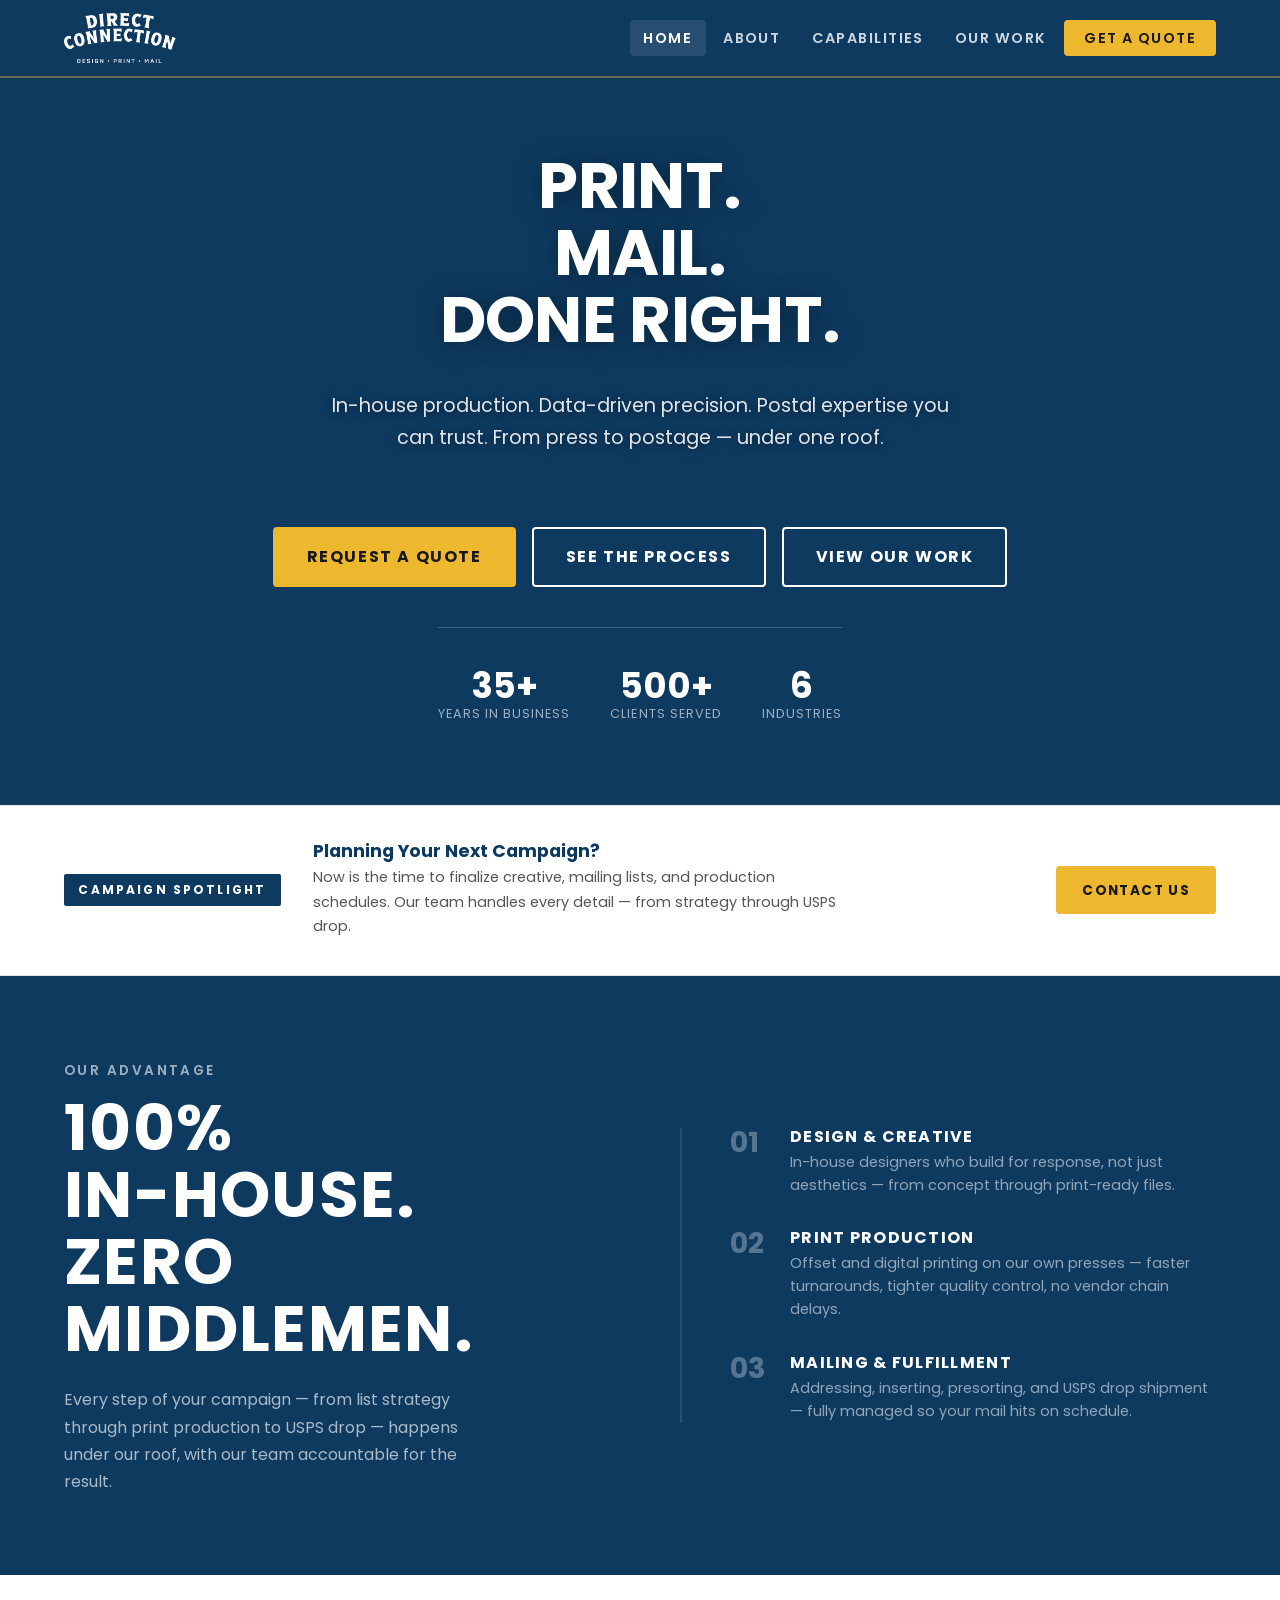
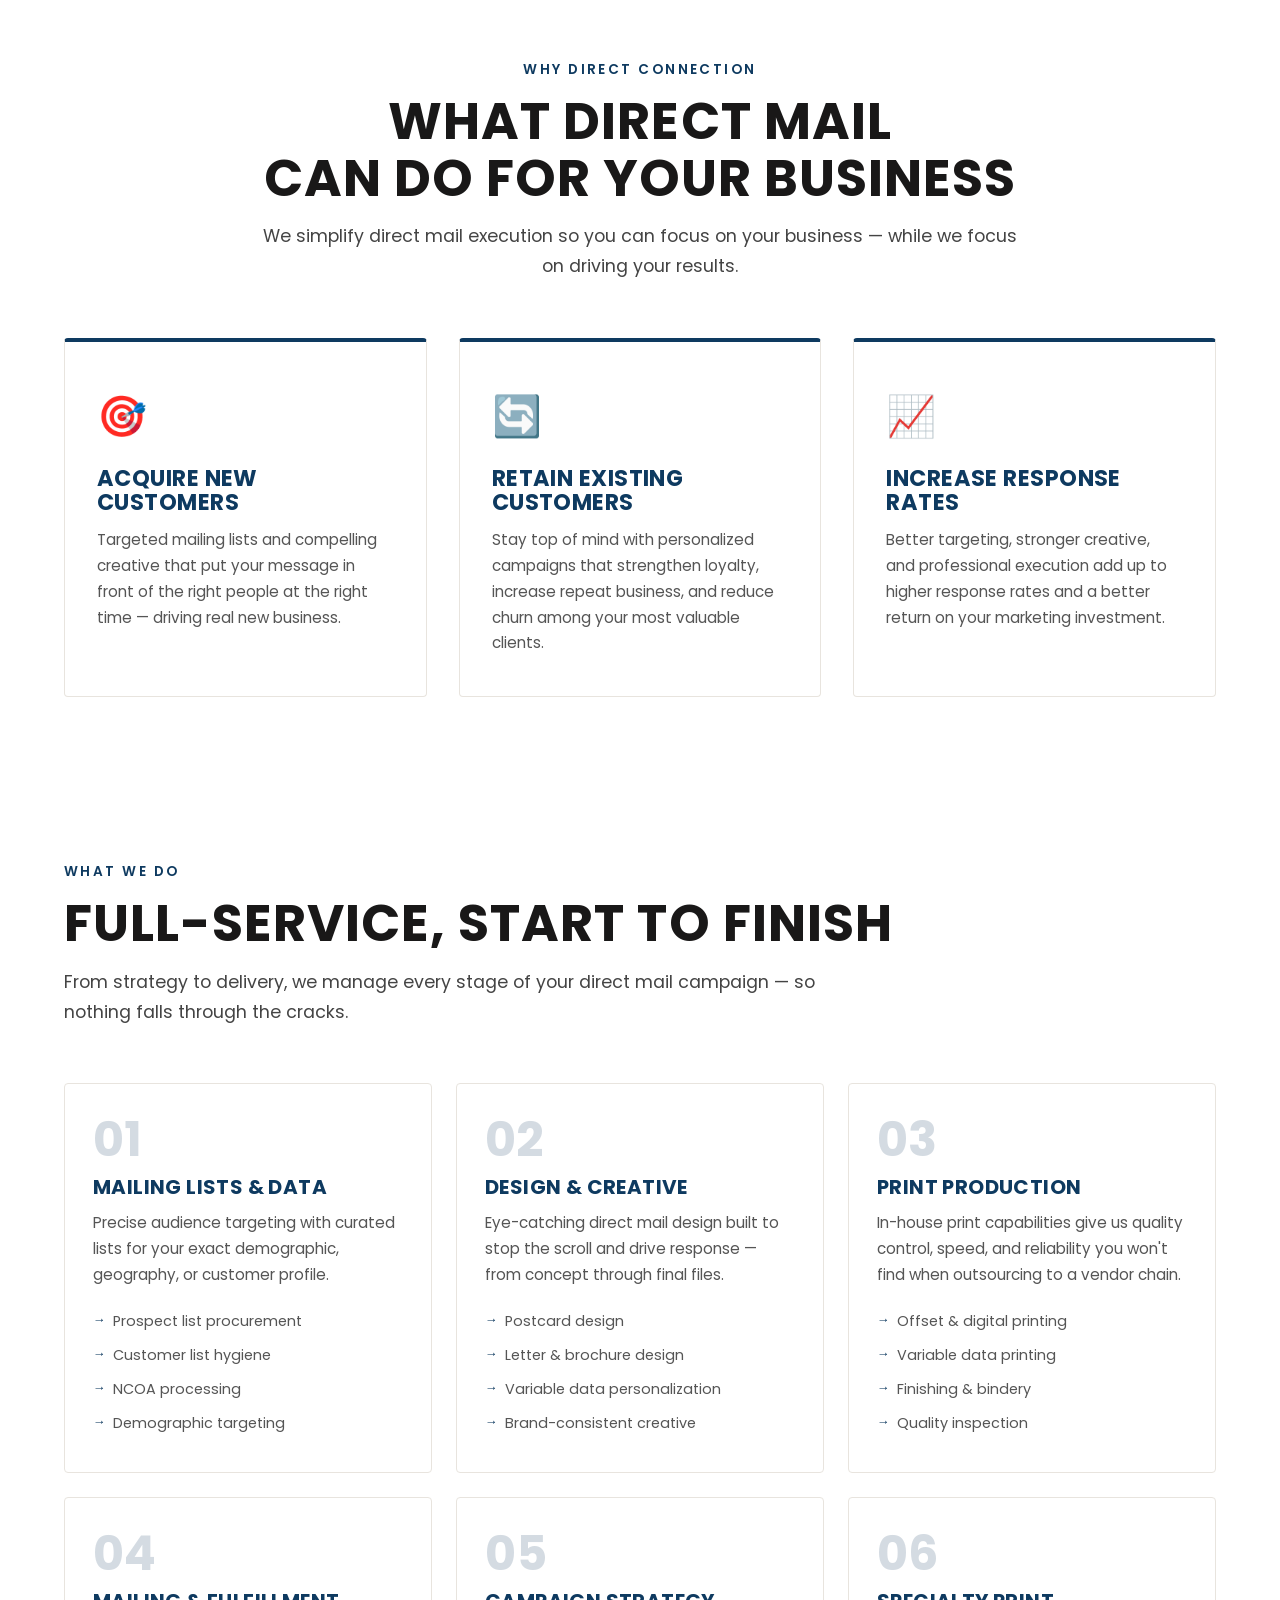
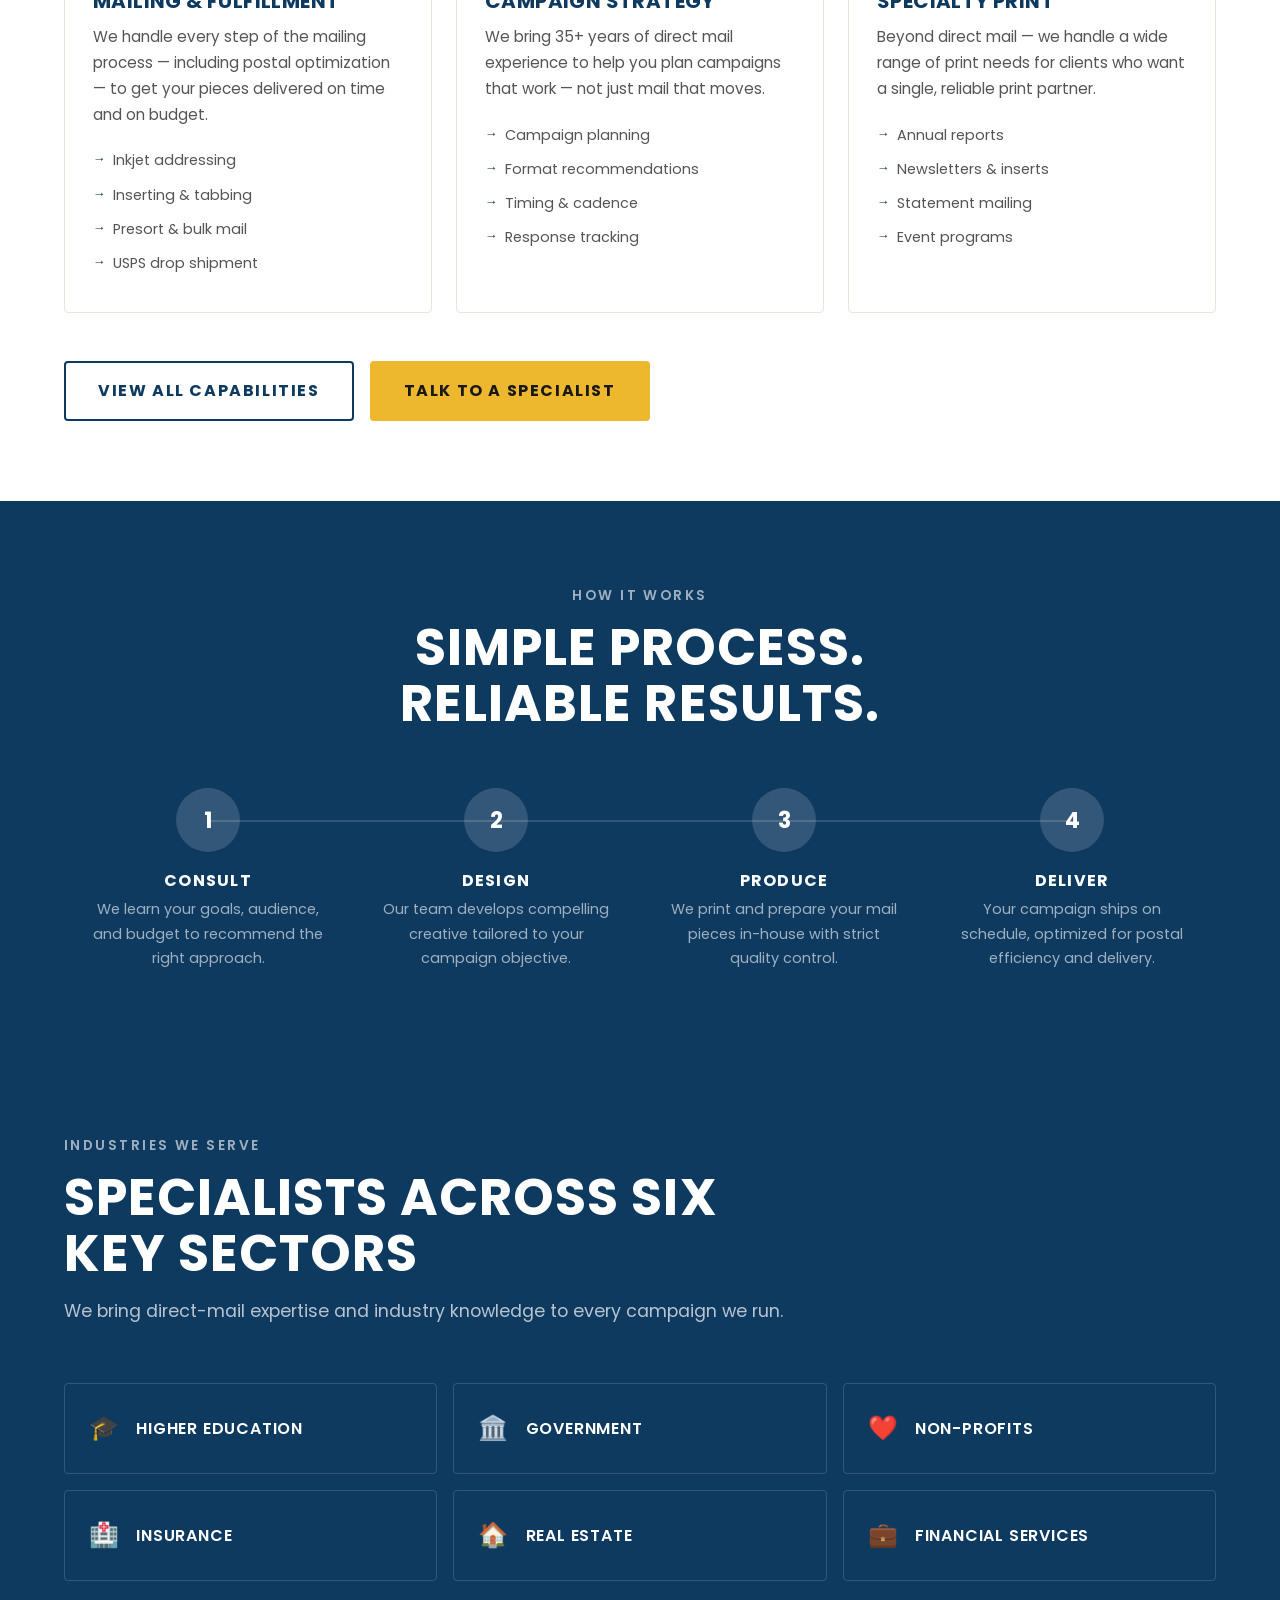
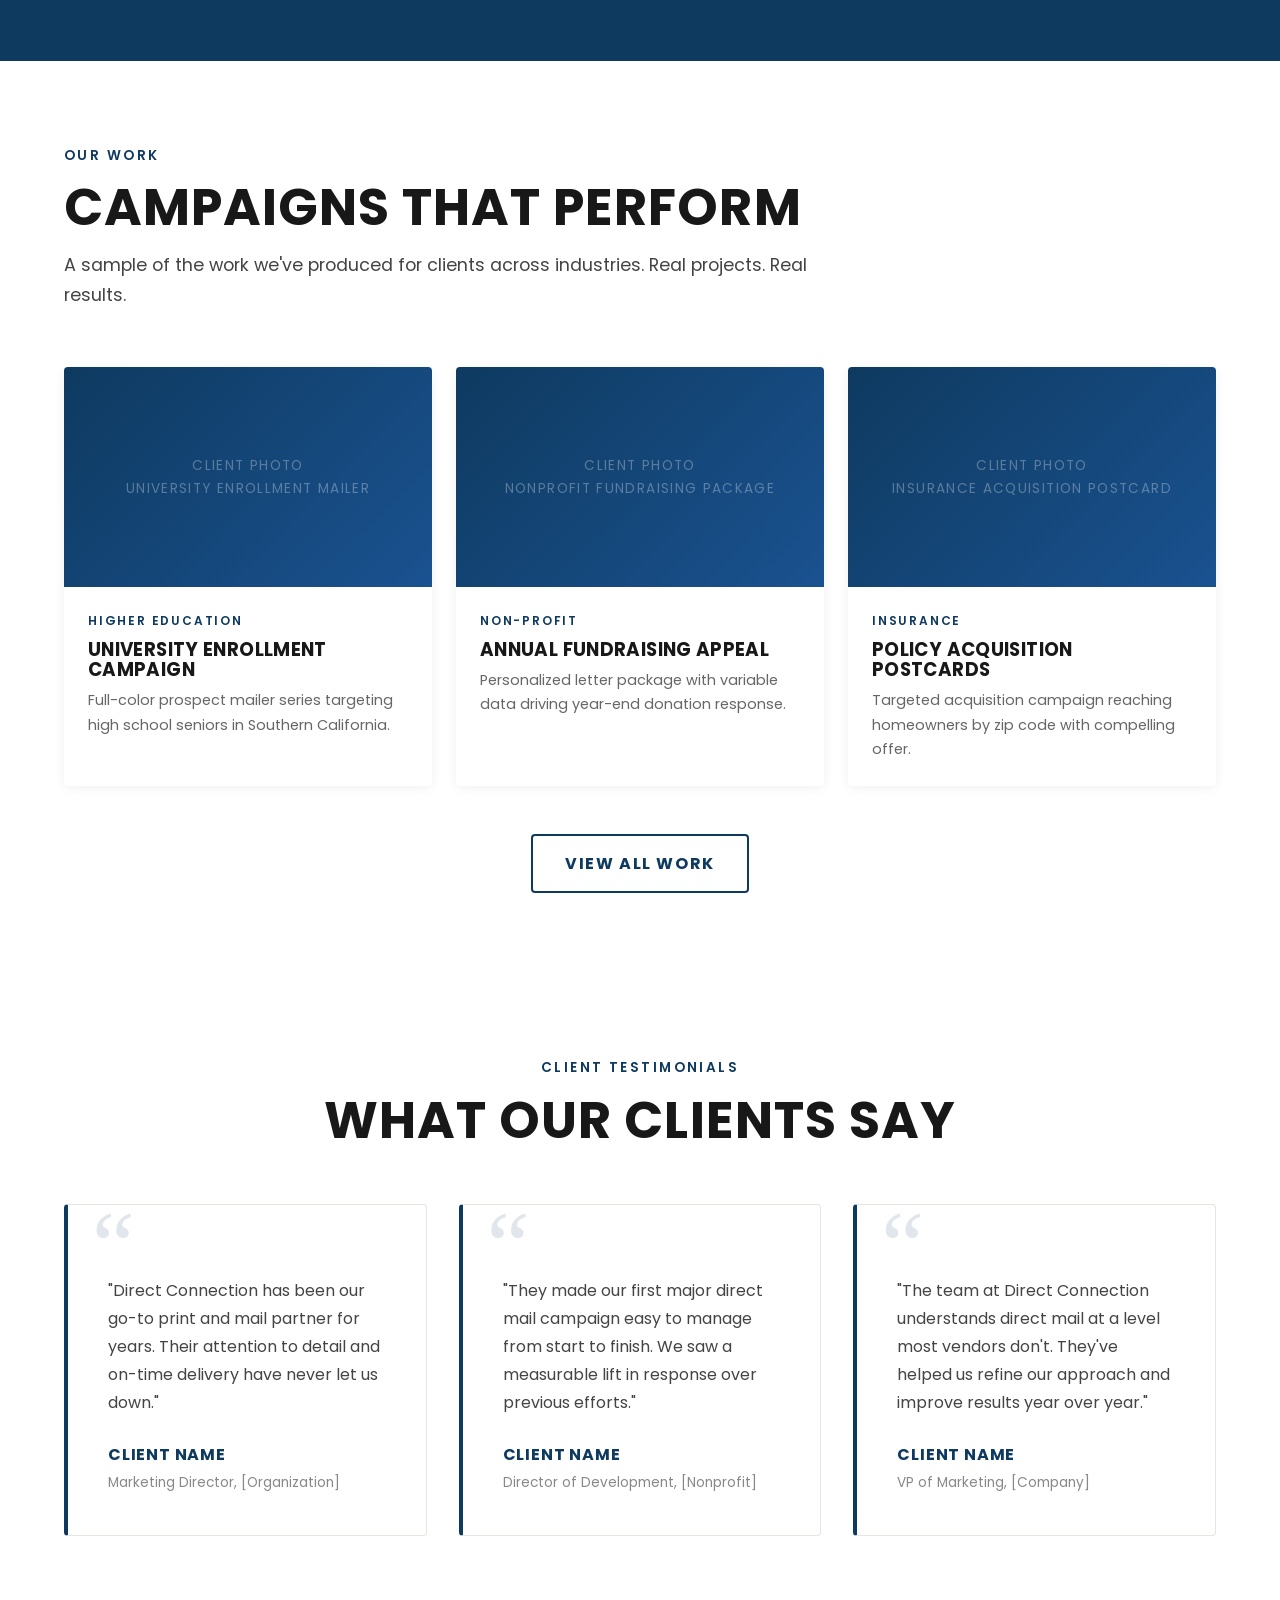
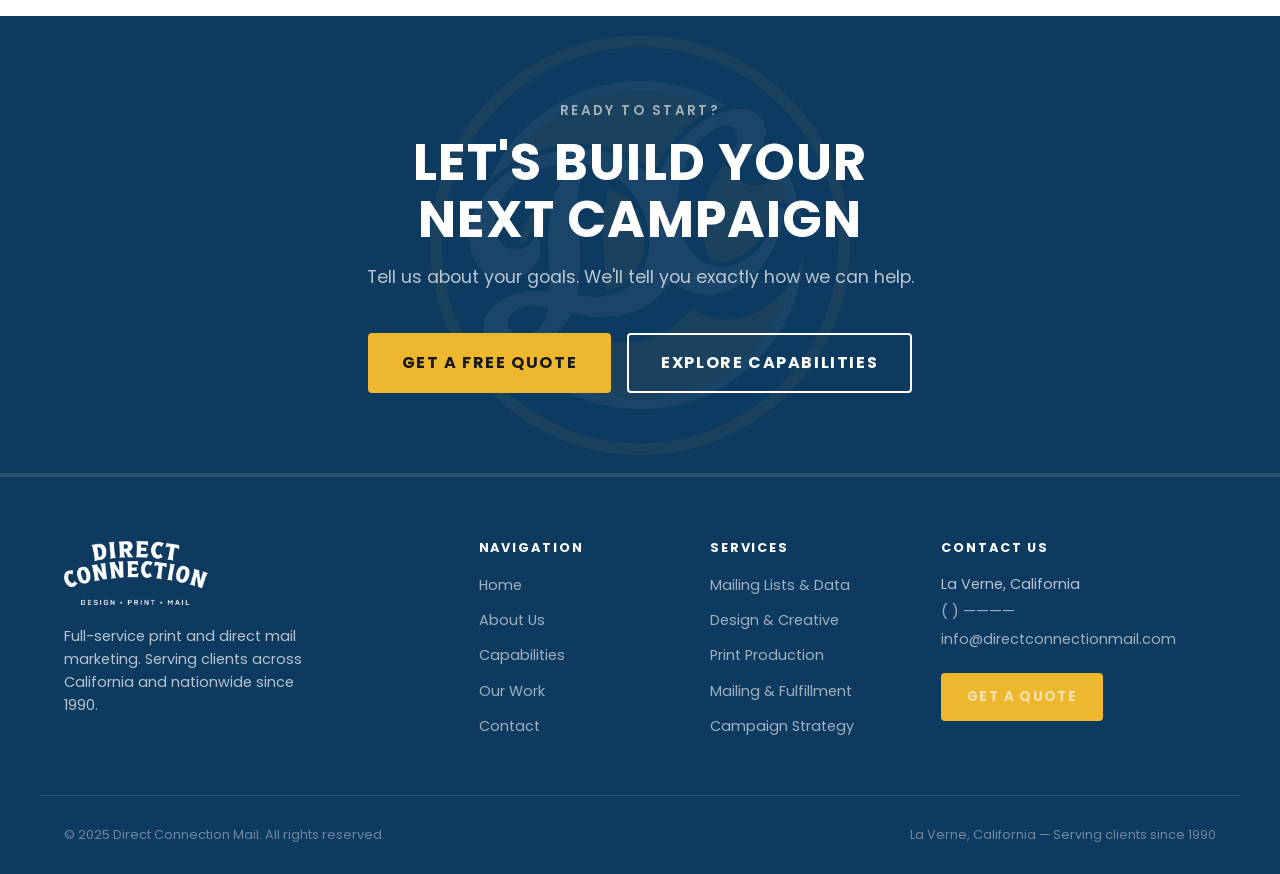
<file: index.html>
<!DOCTYPE html>
<html lang="en">
<head>
  <meta charset="UTF-8">
  <meta name="viewport" content="width=device-width, initial-scale=1.0">
  <title>Direct Connection Mail — Full-Service Direct Mail Marketing | La Verne, CA</title>
  <meta name="description" content="Direct Connection Mail delivers full-service print and direct mail marketing that acquires new customers, retains existing ones, and drives measurable results. Serving clients since 1990.">

  <!-- Fonts -->
  <link rel="preconnect" href="https://fonts.googleapis.com">
  <link rel="preconnect" href="https://fonts.gstatic.com" crossorigin>
  <link href="https://fonts.googleapis.com/css2?family=Poppins:wght@400;600;700;800&family=Dancing+Script:wght@600&display=swap" rel="stylesheet">

  <link rel="icon" type="image/png" href="assets/images/logos/Monogram Patch TEXT.png">
  <link rel="stylesheet" href="css/style.css">
</head>
<body>

  <!-- ── NAVIGATION ── -->
  <header class="site-header" role="banner">
    <nav class="nav-inner" aria-label="Main navigation">
      <a href="index.html" class="nav-logo" aria-label="Direct Connection Mail home"><img src="assets/images/logos/Primary Wordmark WHT.png" alt="Direct Connection"></a>

      <ul class="nav-links" role="list">
        <li><a href="index.html">Home</a></li>
        <li><a href="about.html">About</a></li>
        <li><a href="capabilities.html">Capabilities</a></li>
        <li><a href="work.html">Our Work</a></li>
        <li><a href="contact.html" class="nav-cta">Get a Quote</a></li>
      </ul>

      <button class="nav-toggle" aria-label="Open menu" aria-expanded="false">
        <span></span><span></span><span></span>
      </button>
    </nav>
  </header>

  <main>

    <!-- ── HERO ── -->
    <section class="hero" aria-label="Hero">
      <video class="hero-video-bg" autoplay muted loop playsinline>
        <source src="https://pub-f1810837de7448ef8fa7ceef7a7c33e9.r2.dev/Mailman-vid.mp4" type="video/mp4">
      </video>
      <div class="hero-overlay"></div>

      <div class="hero-content">
        <h1 class="hero-h1-stack">
          Print.<br>
          Mail.<br>
          <span class="accent-line">Done Right.</span>
        </h1>
        <p class="hero-desc">
          In-house production. Data-driven precision. Postal expertise you can trust.
          From press to postage — under one roof.
        </p>
        <div class="btn-group">
          <a href="contact.html" class="btn btn-primary">Request a Quote</a>
          <a href="capabilities.html" class="btn btn-outline-white">See the Process</a>
          <a href="work.html" class="btn btn-outline-white">View Our Work</a>
        </div>

        <div class="hero-badges" aria-label="Company highlights">
          <div class="hero-badge">
            <span class="num">35+</span>
            <span class="label">Years in Business</span>
          </div>
          <div class="hero-badge">
            <span class="num">500+</span>
            <span class="label">Clients Served</span>
          </div>
          <div class="hero-badge">
            <span class="num">6</span>
            <span class="label">Industries</span>
          </div>
        </div>
      </div>
    </section>


    <!-- ── CAMPAIGN SPOTLIGHT ── -->
    <section class="spotlight-band" aria-labelledby="spotlight-heading">
      <div class="container spotlight-inner">
        <div class="spotlight-tag">Campaign Spotlight</div>
        <div class="spotlight-body">
          <h3 id="spotlight-heading">Planning Your Next Campaign?</h3>
          <p>Now is the time to finalize creative, mailing lists, and production schedules. Our team handles every detail — from strategy through USPS drop.</p>
        </div>
        <a href="contact.html" class="btn btn-primary">Contact Us</a>
      </div>
    </section>

    <!-- ── IN-HOUSE CALLOUT ── -->
    <section class="inhouse-band" aria-labelledby="inhouse-heading">
      <div class="inhouse-band-inner container">
        <div class="fade-in">
          <span class="eyebrow on-dark">Our Advantage</span>
          <div class="inhouse-statement" id="inhouse-heading">
            100%<br>
            <span class="accent">In-House.</span><br>
            Zero<br>Middlemen.
          </div>
          <p style="color:rgba(255,255,255,0.65); margin-top:1.5rem; max-width:40ch;">
            Every step of your campaign — from list strategy through print production to USPS drop — happens under our roof, with our team accountable for the result.
          </p>
        </div>
        <div class="inhouse-pillars fade-in fade-in-delay-1">
          <div class="inhouse-pillar">
            <div class="inhouse-pillar-num">01</div>
            <div>
              <h4>Design &amp; Creative</h4>
              <p>In-house designers who build for response, not just aesthetics — from concept through print-ready files.</p>
            </div>
          </div>
          <div class="inhouse-pillar">
            <div class="inhouse-pillar-num">02</div>
            <div>
              <h4>Print Production</h4>
              <p>Offset and digital printing on our own presses — faster turnarounds, tighter quality control, no vendor chain delays.</p>
            </div>
          </div>
          <div class="inhouse-pillar">
            <div class="inhouse-pillar-num">03</div>
            <div>
              <h4>Mailing &amp; Fulfillment</h4>
              <p>Addressing, inserting, presorting, and USPS drop shipment — fully managed so your mail hits on schedule.</p>
            </div>
          </div>
        </div>
      </div>
    </section>

    <!-- ── VALUE PROPS ── -->
    <section class="value-props" aria-labelledby="value-heading">
      <div class="container">
        <div class="section-header text-center fade-in">
          <span class="eyebrow">Why Direct Connection</span>
          <h2 id="value-heading">What Direct Mail<br>Can Do for Your Business</h2>
          <p>We simplify direct mail execution so you can focus on your business — while we focus on driving your results.</p>
        </div>

        <div class="value-grid">
          <div class="value-card fade-in fade-in-delay-1">
            <span class="icon" aria-hidden="true">🎯</span>
            <h3>Acquire New Customers</h3>
            <p>Targeted mailing lists and compelling creative that put your message in front of the right people at the right time — driving real new business.</p>
          </div>
          <div class="value-card fade-in fade-in-delay-2">
            <span class="icon" aria-hidden="true">🔄</span>
            <h3>Retain Existing Customers</h3>
            <p>Stay top of mind with personalized campaigns that strengthen loyalty, increase repeat business, and reduce churn among your most valuable clients.</p>
          </div>
          <div class="value-card fade-in fade-in-delay-3">
            <span class="icon" aria-hidden="true">📈</span>
            <h3>Increase Response Rates</h3>
            <p>Better targeting, stronger creative, and professional execution add up to higher response rates and a better return on your marketing investment.</p>
          </div>
        </div>
      </div>
    </section>

    <!-- ── SERVICES OVERVIEW ── -->
    <section class="services-section section" aria-labelledby="services-heading">
      <div class="container">
        <div class="section-header fade-in">
          <span class="eyebrow">What We Do</span>
          <h2 id="services-heading">Full-Service, Start to Finish</h2>
          <p>From strategy to delivery, we manage every stage of your direct mail campaign — so nothing falls through the cracks.</p>
        </div>

        <div class="services-grid">
          <div class="service-card fade-in fade-in-delay-1">
            <div class="service-num" aria-hidden="true">01</div>
            <h3>Mailing Lists &amp; Data</h3>
            <p>Precise audience targeting with curated lists for your exact demographic, geography, or customer profile.</p>
            <ul>
              <li>Prospect list procurement</li>
              <li>Customer list hygiene</li>
              <li>NCOA processing</li>
              <li>Demographic targeting</li>
            </ul>
          </div>
          <div class="service-card fade-in fade-in-delay-2">
            <div class="service-num" aria-hidden="true">02</div>
            <h3>Design &amp; Creative</h3>
            <p>Eye-catching direct mail design built to stop the scroll and drive response — from concept through final files.</p>
            <ul>
              <li>Postcard design</li>
              <li>Letter &amp; brochure design</li>
              <li>Variable data personalization</li>
              <li>Brand-consistent creative</li>
            </ul>
          </div>
          <div class="service-card fade-in fade-in-delay-3">
            <div class="service-num" aria-hidden="true">03</div>
            <h3>Print Production</h3>
            <p>In-house print capabilities give us quality control, speed, and reliability you won't find when outsourcing to a vendor chain.</p>
            <ul>
              <li>Offset &amp; digital printing</li>
              <li>Variable data printing</li>
              <li>Finishing &amp; bindery</li>
              <li>Quality inspection</li>
            </ul>
          </div>
          <div class="service-card fade-in fade-in-delay-1">
            <div class="service-num" aria-hidden="true">04</div>
            <h3>Mailing &amp; Fulfillment</h3>
            <p>We handle every step of the mailing process — including postal optimization — to get your pieces delivered on time and on budget.</p>
            <ul>
              <li>Inkjet addressing</li>
              <li>Inserting &amp; tabbing</li>
              <li>Presort &amp; bulk mail</li>
              <li>USPS drop shipment</li>
            </ul>
          </div>
          <div class="service-card fade-in fade-in-delay-2">
            <div class="service-num" aria-hidden="true">05</div>
            <h3>Campaign Strategy</h3>
            <p>We bring 35+ years of direct mail experience to help you plan campaigns that work — not just mail that moves.</p>
            <ul>
              <li>Campaign planning</li>
              <li>Format recommendations</li>
              <li>Timing &amp; cadence</li>
              <li>Response tracking</li>
            </ul>
          </div>
          <div class="service-card fade-in fade-in-delay-3">
            <div class="service-num" aria-hidden="true">06</div>
            <h3>Specialty Print</h3>
            <p>Beyond direct mail — we handle a wide range of print needs for clients who want a single, reliable print partner.</p>
            <ul>
              <li>Annual reports</li>
              <li>Newsletters &amp; inserts</li>
              <li>Statement mailing</li>
              <li>Event programs</li>
            </ul>
          </div>
        </div>

        <div class="btn-group fade-in" style="margin-top:3rem;">
          <a href="capabilities.html" class="btn btn-outline-navy">View All Capabilities</a>
          <a href="contact.html" class="btn btn-primary">Talk to a Specialist</a>
        </div>
      </div>
    </section>

    <!-- ── PROCESS ── -->
    <section class="process-section" aria-labelledby="process-heading">
      <div class="container">
        <div class="section-header text-center fade-in">
          <span class="eyebrow on-dark">How It Works</span>
          <h2 id="process-heading" style="color:var(--white);">Simple Process.<br>Reliable Results.</h2>
        </div>
        <div class="process-steps">
          <div class="process-step fade-in fade-in-delay-1">
            <div class="step-num">1</div>
            <h4>Consult</h4>
            <p>We learn your goals, audience, and budget to recommend the right approach.</p>
          </div>
          <div class="process-step fade-in fade-in-delay-2">
            <div class="step-num">2</div>
            <h4>Design</h4>
            <p>Our team develops compelling creative tailored to your campaign objective.</p>
          </div>
          <div class="process-step fade-in fade-in-delay-3">
            <div class="step-num">3</div>
            <h4>Produce</h4>
            <p>We print and prepare your mail pieces in-house with strict quality control.</p>
          </div>
          <div class="process-step fade-in fade-in-delay-4">
            <div class="step-num">4</div>
            <h4>Deliver</h4>
            <p>Your campaign ships on schedule, optimized for postal efficiency and delivery.</p>
          </div>
        </div>
      </div>
    </section>

    <!-- ── INDUSTRIES ── -->
    <section class="industries-section" aria-labelledby="industries-heading">
      <div class="container">
        <div class="section-header fade-in">
          <span class="eyebrow on-dark">Industries We Serve</span>
          <h2 id="industries-heading" style="color:var(--white);">Specialists Across Six<br>Key Sectors</h2>
          <p style="color:rgba(255,255,255,0.7);">We bring direct-mail expertise and industry knowledge to every campaign we run.</p>
        </div>

        <div class="industries-grid">
          <div class="industry-tag fade-in">
            <span class="ind-icon" aria-hidden="true">🎓</span>
            <span>Higher Education</span>
          </div>
          <div class="industry-tag fade-in fade-in-delay-1">
            <span class="ind-icon" aria-hidden="true">🏛️</span>
            <span>Government</span>
          </div>
          <div class="industry-tag fade-in fade-in-delay-2">
            <span class="ind-icon" aria-hidden="true">❤️</span>
            <span>Non-Profits</span>
          </div>
          <div class="industry-tag fade-in fade-in-delay-1">
            <span class="ind-icon" aria-hidden="true">🏥</span>
            <span>Insurance</span>
          </div>
          <div class="industry-tag fade-in fade-in-delay-2">
            <span class="ind-icon" aria-hidden="true">🏠</span>
            <span>Real Estate</span>
          </div>
          <div class="industry-tag fade-in fade-in-delay-3">
            <span class="ind-icon" aria-hidden="true">💼</span>
            <span>Financial Services</span>
          </div>
        </div>
      </div>
    </section>

    <!-- ── WORK PREVIEW ── -->
    <section class="work-section" aria-labelledby="work-heading">
      <div class="container">
        <div class="section-header fade-in">
          <span class="eyebrow">Our Work</span>
          <h2 id="work-heading">Campaigns That Perform</h2>
          <p>A sample of the work we've produced for clients across industries. Real projects. Real results.</p>
        </div>

        <div class="work-grid">
          <article class="work-card fade-in fade-in-delay-1">
            <div class="work-img">
              <div class="img-placeholder" aria-label="University enrollment mailer example">CLIENT PHOTO<br>University Enrollment Mailer</div>
            </div>
            <div class="work-card-body">
              <div class="tag">Higher Education</div>
              <h3>University Enrollment Campaign</h3>
              <p>Full-color prospect mailer series targeting high school seniors in Southern California.</p>
            </div>
          </article>
          <article class="work-card fade-in fade-in-delay-2">
            <div class="work-img">
              <div class="img-placeholder" aria-label="Nonprofit fundraising mailer example">CLIENT PHOTO<br>Nonprofit Fundraising Package</div>
            </div>
            <div class="work-card-body">
              <div class="tag">Non-Profit</div>
              <h3>Annual Fundraising Appeal</h3>
              <p>Personalized letter package with variable data driving year-end donation response.</p>
            </div>
          </article>
          <article class="work-card fade-in fade-in-delay-3">
            <div class="work-img">
              <div class="img-placeholder" aria-label="Insurance postcard mailer example">CLIENT PHOTO<br>Insurance Acquisition Postcard</div>
            </div>
            <div class="work-card-body">
              <div class="tag">Insurance</div>
              <h3>Policy Acquisition Postcards</h3>
              <p>Targeted acquisition campaign reaching homeowners by zip code with compelling offer.</p>
            </div>
          </article>
        </div>

        <div class="btn-group fade-in" style="margin-top:3rem; justify-content:center;">
          <a href="work.html" class="btn btn-outline-navy">View All Work</a>
        </div>
      </div>
    </section>

    <!-- ── TESTIMONIALS ── -->
    <section class="testimonials-section section bg-white" aria-labelledby="testimonials-heading">
      <div class="container">
        <div class="section-header text-center fade-in">
          <span class="eyebrow">Client Testimonials</span>
          <h2 id="testimonials-heading">What Our Clients Say</h2>
        </div>

        <div class="testimonials-grid">
          <div class="testimonial-card fade-in fade-in-delay-1">
            <blockquote>
              "Direct Connection has been our go-to print and mail partner for years. Their attention to detail and on-time delivery have never let us down."
            </blockquote>
            <div class="testimonial-author">
              <strong>Client Name</strong>
              <span>Marketing Director, [Organization]</span>
            </div>
          </div>
          <div class="testimonial-card fade-in fade-in-delay-2">
            <blockquote>
              "They made our first major direct mail campaign easy to manage from start to finish. We saw a measurable lift in response over previous efforts."
            </blockquote>
            <div class="testimonial-author">
              <strong>Client Name</strong>
              <span>Director of Development, [Nonprofit]</span>
            </div>
          </div>
          <div class="testimonial-card fade-in fade-in-delay-3">
            <blockquote>
              "The team at Direct Connection understands direct mail at a level most vendors don't. They've helped us refine our approach and improve results year over year."
            </blockquote>
            <div class="testimonial-author">
              <strong>Client Name</strong>
              <span>VP of Marketing, [Company]</span>
            </div>
          </div>
        </div>
      </div>
    </section>

    <!-- ── CTA BAND ── -->
    <section class="cta-band" aria-labelledby="cta-heading">
      <div class="container">
        <span class="eyebrow on-dark">Ready to Start?</span>
        <h2 id="cta-heading">Let's Build Your<br>Next Campaign</h2>
        <p>Tell us about your goals. We'll tell you exactly how we can help.</p>
        <div class="btn-group">
          <a href="contact.html" class="btn btn-primary">Get a Free Quote</a>
          <a href="capabilities.html" class="btn btn-outline-white">Explore Capabilities</a>
        </div>
      </div>
    </section>

  </main>

  <!-- ── FOOTER ── -->
  <footer class="site-footer" role="contentinfo">
    <div class="footer-inner">
      <div class="footer-brand">
        <img src="assets/images/logos/Primary Wordmark WHT.png" alt="Direct Connection" class="footer-logo">
        <p>Full-service print and direct mail marketing. Serving clients across California and nationwide since 1990.</p>
      </div>

      <div class="footer-col">
        <h5>Navigation</h5>
        <ul>
          <li><a href="index.html">Home</a></li>
          <li><a href="about.html">About Us</a></li>
          <li><a href="capabilities.html">Capabilities</a></li>
          <li><a href="work.html">Our Work</a></li>
          <li><a href="contact.html">Contact</a></li>
        </ul>
      </div>

      <div class="footer-col">
        <h5>Services</h5>
        <ul>
          <li><a href="capabilities.html">Mailing Lists &amp; Data</a></li>
          <li><a href="capabilities.html">Design &amp; Creative</a></li>
          <li><a href="capabilities.html">Print Production</a></li>
          <li><a href="capabilities.html">Mailing &amp; Fulfillment</a></li>
          <li><a href="capabilities.html">Campaign Strategy</a></li>
        </ul>
      </div>

      <div class="footer-col footer-contact">
        <h5>Contact Us</h5>
        <p>
          La Verne, California<br>
          <a href="tel:+1XXXXXXXXXX">( ) &mdash;&mdash;&mdash;&mdash;</a><br>
          <a href="mailto:info@directconnectionmail.com">info@directconnectionmail.com</a>
        </p>
        <div style="margin-top:1.25rem;">
          <a href="contact.html" class="btn btn-primary" style="font-size:0.85rem; padding:0.65rem 1.5rem;">Get a Quote</a>
        </div>
      </div>
    </div>

    <div class="footer-bottom">
      <span>&copy; 2025 Direct Connection Mail. All rights reserved.</span>
      <span>La Verne, California &mdash; Serving clients since 1990</span>
    </div>
  </footer>

  <script src="js/main.js"></script>
</body>
</html>
</file>
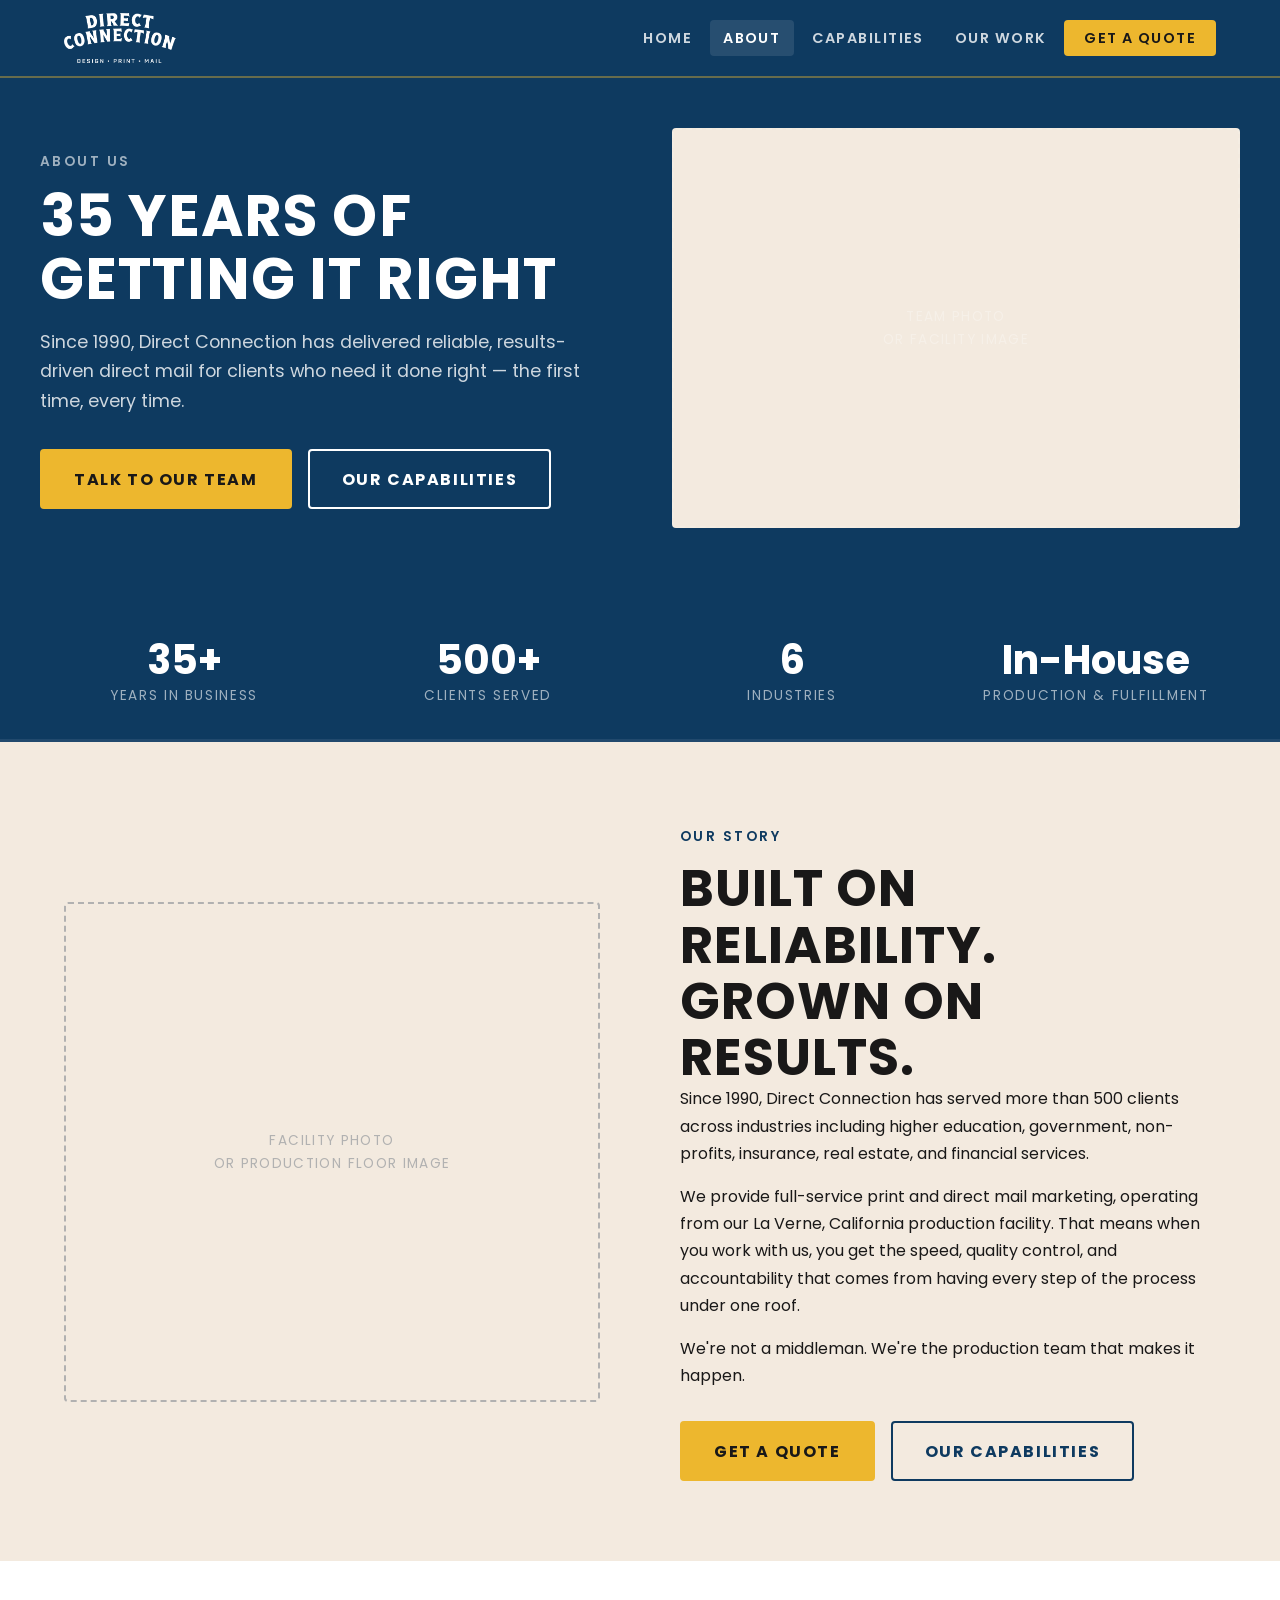
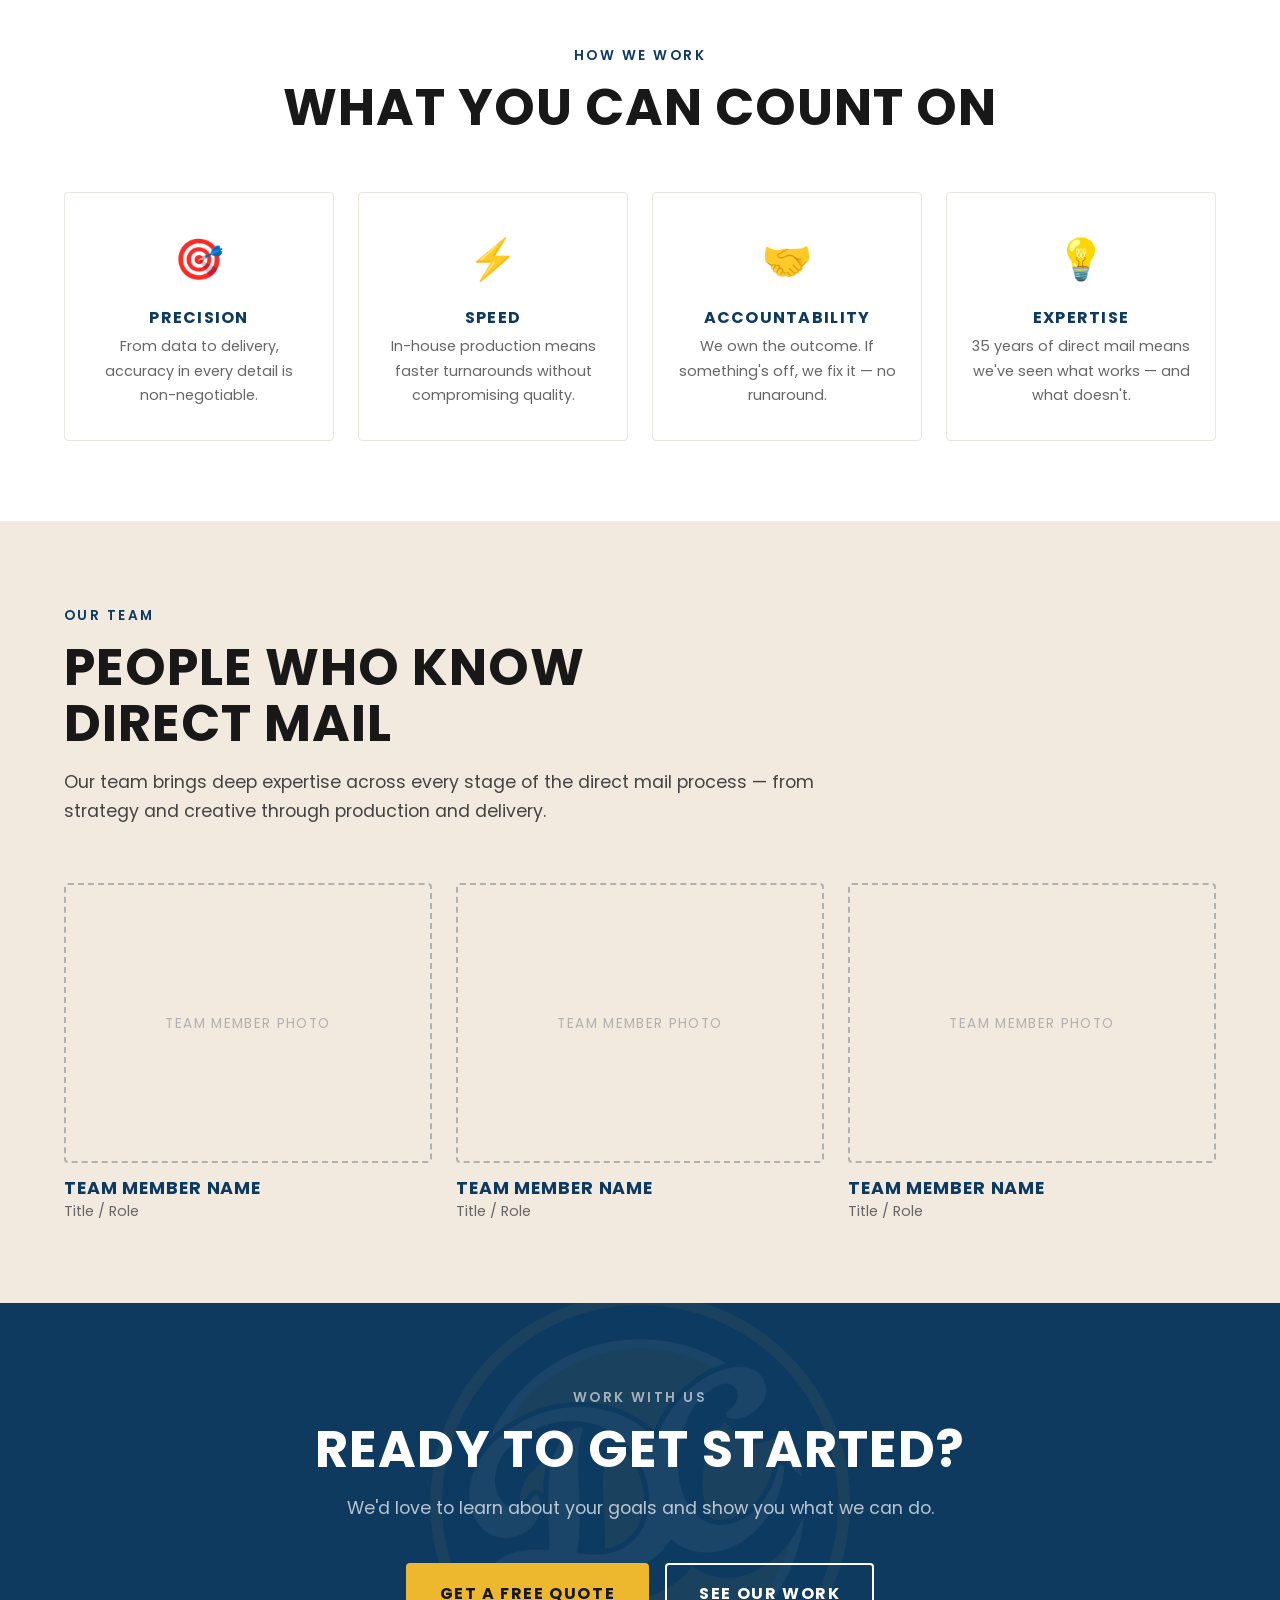
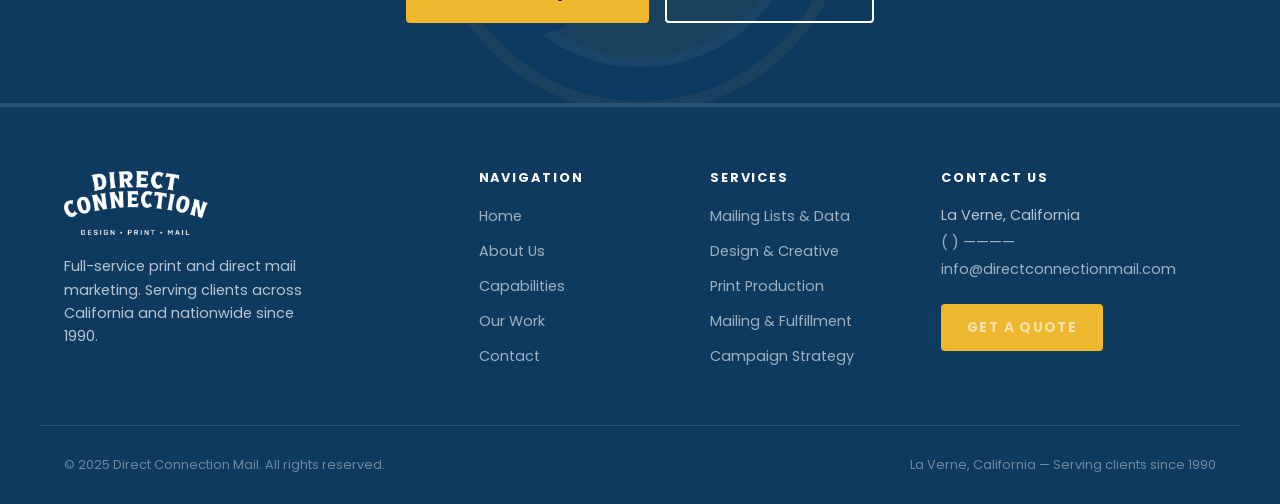
<file: about.html>
<!DOCTYPE html>
<html lang="en">
<head>
  <meta charset="UTF-8">
  <meta name="viewport" content="width=device-width, initial-scale=1.0">
  <title>About Us — Direct Connection Mail | La Verne, CA</title>
  <meta name="description" content="Since 1990, Direct Connection Mail has served 500+ clients with full-service print and direct mail marketing from our La Verne, California production facility.">

  <link rel="preconnect" href="https://fonts.googleapis.com">
  <link rel="preconnect" href="https://fonts.gstatic.com" crossorigin>
  <link href="https://fonts.googleapis.com/css2?family=Poppins:wght@400;600;700;800&family=Dancing+Script:wght@600&display=swap" rel="stylesheet">

  <link rel="icon" type="image/png" href="assets/images/logos/Monogram Patch TEXT.png">
  <link rel="stylesheet" href="css/style.css">
</head>
<body>

  <!-- ── NAVIGATION ── -->
  <header class="site-header" role="banner">
    <nav class="nav-inner" aria-label="Main navigation">
      <a href="index.html" class="nav-logo" aria-label="Direct Connection Mail home"><img src="assets/images/logos/Primary Wordmark WHT.png" alt="Direct Connection"></a>
      <ul class="nav-links" role="list">
        <li><a href="index.html">Home</a></li>
        <li><a href="about.html">About</a></li>
        <li><a href="capabilities.html">Capabilities</a></li>
        <li><a href="work.html">Our Work</a></li>
        <li><a href="contact.html" class="nav-cta">Get a Quote</a></li>
      </ul>
      <button class="nav-toggle" aria-label="Open menu" aria-expanded="false">
        <span></span><span></span><span></span>
      </button>
    </nav>
  </header>

  <main>

    <!-- ── PAGE HERO ── -->
    <section class="page-hero" aria-label="About page hero">
      <div class="page-hero-inner">
        <div>
          <span class="eyebrow on-dark">About Us</span>
          <h1>35 Years of<br>Getting It Right</h1>
          <p>Since 1990, Direct Connection has delivered reliable, results-driven direct mail for clients who need it done right — the first time, every time.</p>
          <div class="btn-group" style="margin-top:2rem;">
            <a href="contact.html" class="btn btn-primary">Talk to Our Team</a>
            <a href="capabilities.html" class="btn btn-outline-white">Our Capabilities</a>
          </div>
        </div>
        <div>
          <div class="img-placeholder" style="height:400px; border-radius:4px; border-color:rgba(255,255,255,0.15); color:rgba(255,255,255,0.3);">
            TEAM PHOTO<br>or Facility Image
          </div>
        </div>
      </div>
    </section>

    <!-- ── STATS BAR ── -->
    <section class="stats-bar" aria-label="Company statistics">
      <div class="stats-bar-inner">
        <div class="stat-item">
          <div class="num" data-count="35" data-suffix="+">35+</div>
          <div class="label">Years in Business</div>
        </div>
        <div class="stat-item">
          <div class="num" data-count="500" data-suffix="+">500+</div>
          <div class="label">Clients Served</div>
        </div>
        <div class="stat-item">
          <div class="num">6</div>
          <div class="label">Industries</div>
        </div>
        <div class="stat-item">
          <div class="num">In-House</div>
          <div class="label">Production &amp; Fulfillment</div>
        </div>
      </div>
    </section>

    <!-- ── COMPANY STORY ── -->
    <section class="about-story" aria-labelledby="story-heading">
      <div class="about-story-inner container">
        <div class="about-story-img fade-in">
          <div class="img-placeholder" style="height:500px; border-radius:4px;">
            FACILITY PHOTO<br>or Production Floor Image
          </div>
        </div>
        <div class="fade-in fade-in-delay-1">
          <span class="eyebrow">Our Story</span>
          <h2 id="story-heading">Built on Reliability.<br>Grown on Results.</h2>
          <p>
            Since 1990, Direct Connection has served more than 500 clients across industries including higher education, government, non-profits, insurance, real estate, and financial services.
          </p>
          <p>
            We provide full-service print and direct mail marketing, operating from our La Verne, California production facility. That means when you work with us, you get the speed, quality control, and accountability that comes from having every step of the process under one roof.
          </p>
          <p>
            We're not a middleman. We're the production team that makes it happen.
          </p>
          <div class="btn-group" style="margin-top:2rem;">
            <a href="contact.html" class="btn btn-primary">Get a Quote</a>
            <a href="capabilities.html" class="btn btn-outline-navy">Our Capabilities</a>
          </div>
        </div>
      </div>
    </section>

    <!-- ── VALUES ── -->
    <section class="about-values section" aria-labelledby="values-heading">
      <div class="container">
        <div class="section-header text-center fade-in">
          <span class="eyebrow">How We Work</span>
          <h2 id="values-heading">What You Can Count On</h2>
        </div>

        <div class="values-grid">
          <div class="value-item fade-in fade-in-delay-1">
            <div class="val-icon" aria-hidden="true">🎯</div>
            <h4>Precision</h4>
            <p>From data to delivery, accuracy in every detail is non-negotiable.</p>
          </div>
          <div class="value-item fade-in fade-in-delay-2">
            <div class="val-icon" aria-hidden="true">⚡</div>
            <h4>Speed</h4>
            <p>In-house production means faster turnarounds without compromising quality.</p>
          </div>
          <div class="value-item fade-in fade-in-delay-3">
            <div class="val-icon" aria-hidden="true">🤝</div>
            <h4>Accountability</h4>
            <p>We own the outcome. If something's off, we fix it — no runaround.</p>
          </div>
          <div class="value-item fade-in fade-in-delay-4">
            <div class="val-icon" aria-hidden="true">💡</div>
            <h4>Expertise</h4>
            <p>35 years of direct mail means we've seen what works — and what doesn't.</p>
          </div>
        </div>
      </div>
    </section>

    <!-- ── TEAM / FACILITY ── -->
    <section class="section bg-cream" aria-labelledby="team-heading">
      <div class="container">
        <div class="section-header fade-in">
          <span class="eyebrow">Our Team</span>
          <h2 id="team-heading">People Who Know<br>Direct Mail</h2>
          <p>Our team brings deep expertise across every stage of the direct mail process — from strategy and creative through production and delivery.</p>
        </div>

        <div style="display:grid; grid-template-columns:repeat(3,1fr); gap:1.5rem; margin-top:2rem;">
          <div class="fade-in fade-in-delay-1">
            <div class="img-placeholder" style="height:280px; border-radius:4px; margin-bottom:1rem;">TEAM MEMBER PHOTO</div>
            <h4 style="font-family:var(--font-head); text-transform:uppercase; letter-spacing:0.05em; color:var(--navy); font-size:1.1rem;">Team Member Name</h4>
            <p style="font-size:0.9rem; color:#666;">Title / Role</p>
          </div>
          <div class="fade-in fade-in-delay-2">
            <div class="img-placeholder" style="height:280px; border-radius:4px; margin-bottom:1rem;">TEAM MEMBER PHOTO</div>
            <h4 style="font-family:var(--font-head); text-transform:uppercase; letter-spacing:0.05em; color:var(--navy); font-size:1.1rem;">Team Member Name</h4>
            <p style="font-size:0.9rem; color:#666;">Title / Role</p>
          </div>
          <div class="fade-in fade-in-delay-3">
            <div class="img-placeholder" style="height:280px; border-radius:4px; margin-bottom:1rem;">TEAM MEMBER PHOTO</div>
            <h4 style="font-family:var(--font-head); text-transform:uppercase; letter-spacing:0.05em; color:var(--navy); font-size:1.1rem;">Team Member Name</h4>
            <p style="font-size:0.9rem; color:#666;">Title / Role</p>
          </div>
        </div>
      </div>
    </section>

    <!-- ── CTA BAND ── -->
    <section class="cta-band" aria-labelledby="about-cta-heading">
      <div class="container">
        <span class="eyebrow on-dark">Work With Us</span>
        <h2 id="about-cta-heading">Ready to Get Started?</h2>
        <p>We'd love to learn about your goals and show you what we can do.</p>
        <div class="btn-group">
          <a href="contact.html" class="btn btn-primary">Get a Free Quote</a>
          <a href="work.html" class="btn btn-outline-white">See Our Work</a>
        </div>
      </div>
    </section>

  </main>

  <!-- ── FOOTER ── -->
  <footer class="site-footer" role="contentinfo">
    <div class="footer-inner">
      <div class="footer-brand">
        <img src="assets/images/logos/Primary Wordmark WHT.png" alt="Direct Connection" class="footer-logo">
        <p>Full-service print and direct mail marketing. Serving clients across California and nationwide since 1990.</p>
      </div>
      <div class="footer-col">
        <h5>Navigation</h5>
        <ul>
          <li><a href="index.html">Home</a></li>
          <li><a href="about.html">About Us</a></li>
          <li><a href="capabilities.html">Capabilities</a></li>
          <li><a href="work.html">Our Work</a></li>
          <li><a href="contact.html">Contact</a></li>
        </ul>
      </div>
      <div class="footer-col">
        <h5>Services</h5>
        <ul>
          <li><a href="capabilities.html">Mailing Lists &amp; Data</a></li>
          <li><a href="capabilities.html">Design &amp; Creative</a></li>
          <li><a href="capabilities.html">Print Production</a></li>
          <li><a href="capabilities.html">Mailing &amp; Fulfillment</a></li>
          <li><a href="capabilities.html">Campaign Strategy</a></li>
        </ul>
      </div>
      <div class="footer-col footer-contact">
        <h5>Contact Us</h5>
        <p>
          La Verne, California<br>
          <a href="tel:+1XXXXXXXXXX">( ) &mdash;&mdash;&mdash;&mdash;</a><br>
          <a href="mailto:info@directconnectionmail.com">info@directconnectionmail.com</a>
        </p>
        <div style="margin-top:1.25rem;">
          <a href="contact.html" class="btn btn-primary" style="font-size:0.85rem; padding:0.65rem 1.5rem;">Get a Quote</a>
        </div>
      </div>
    </div>
    <div class="footer-bottom">
      <span>&copy; 2025 Direct Connection Mail. All rights reserved.</span>
      <span>La Verne, California &mdash; Serving clients since 1990</span>
    </div>
  </footer>

  <script src="js/main.js"></script>
</body>
</html>
</file>
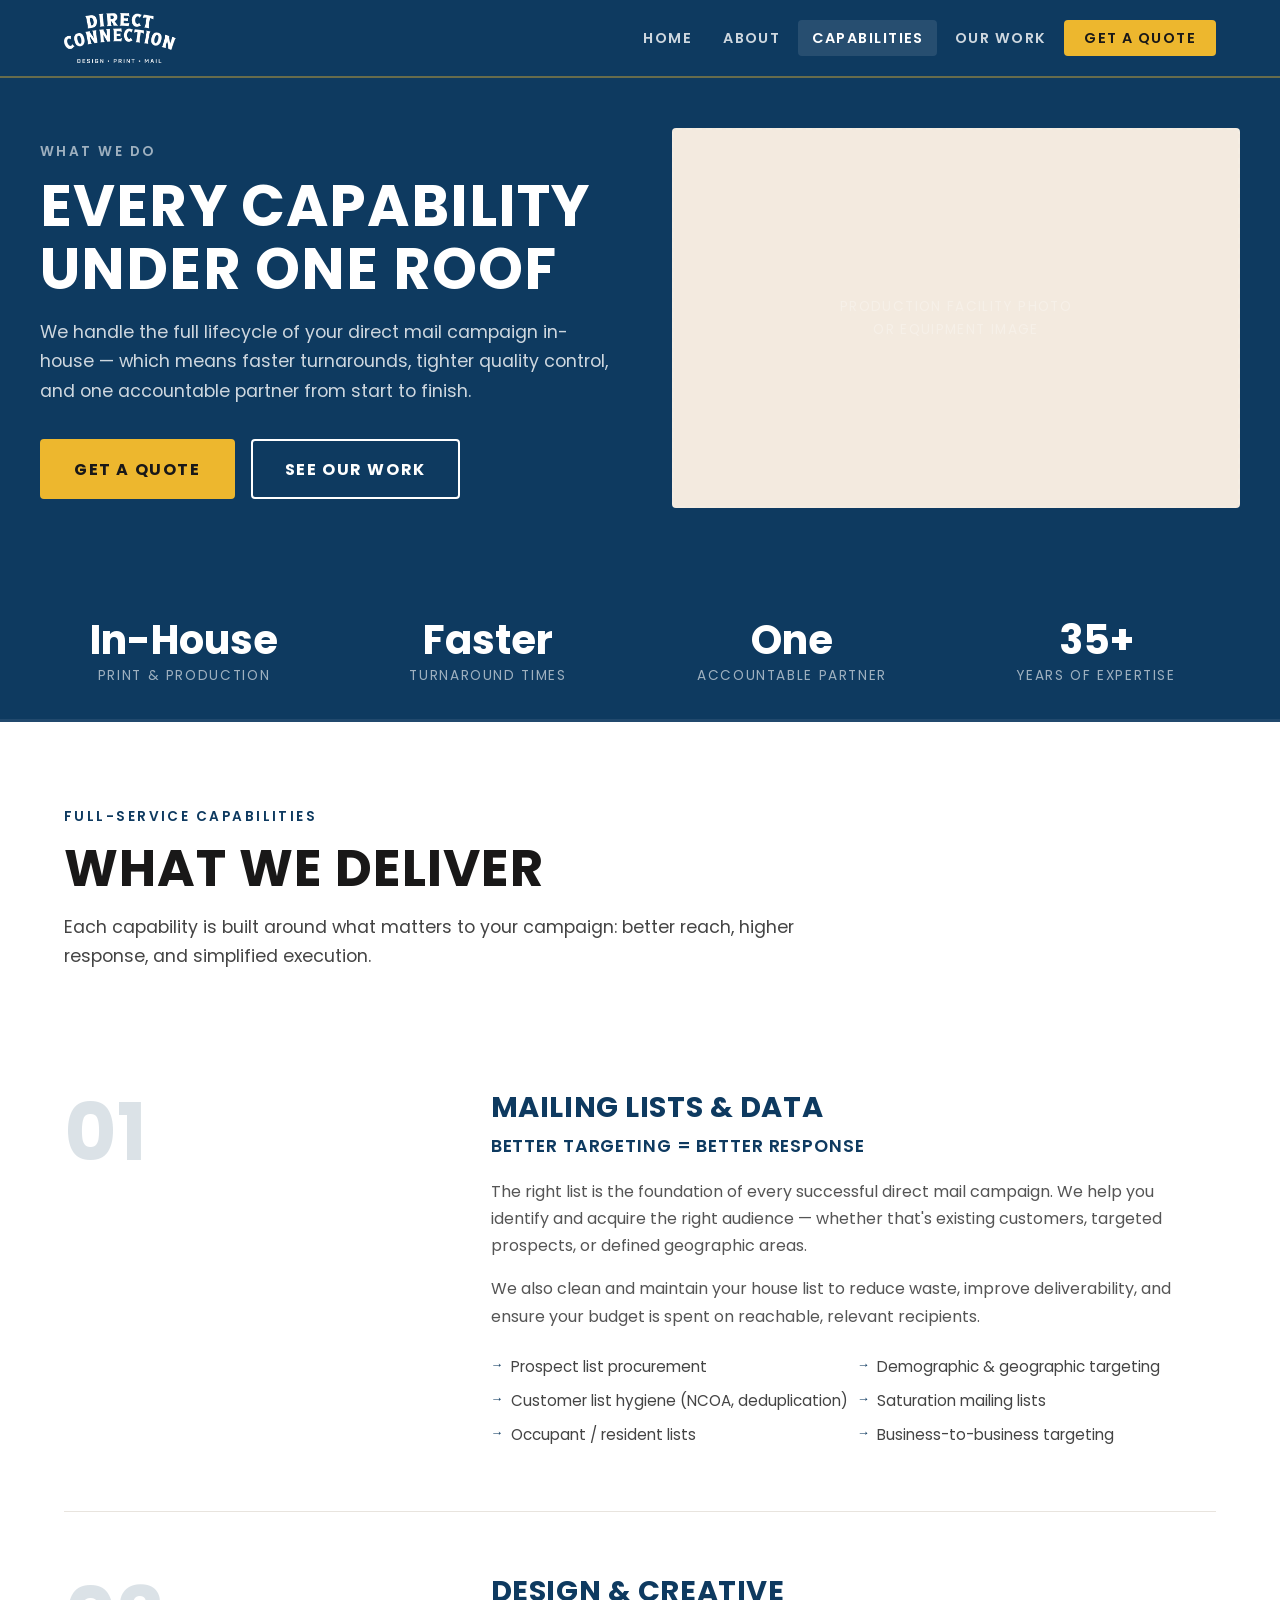
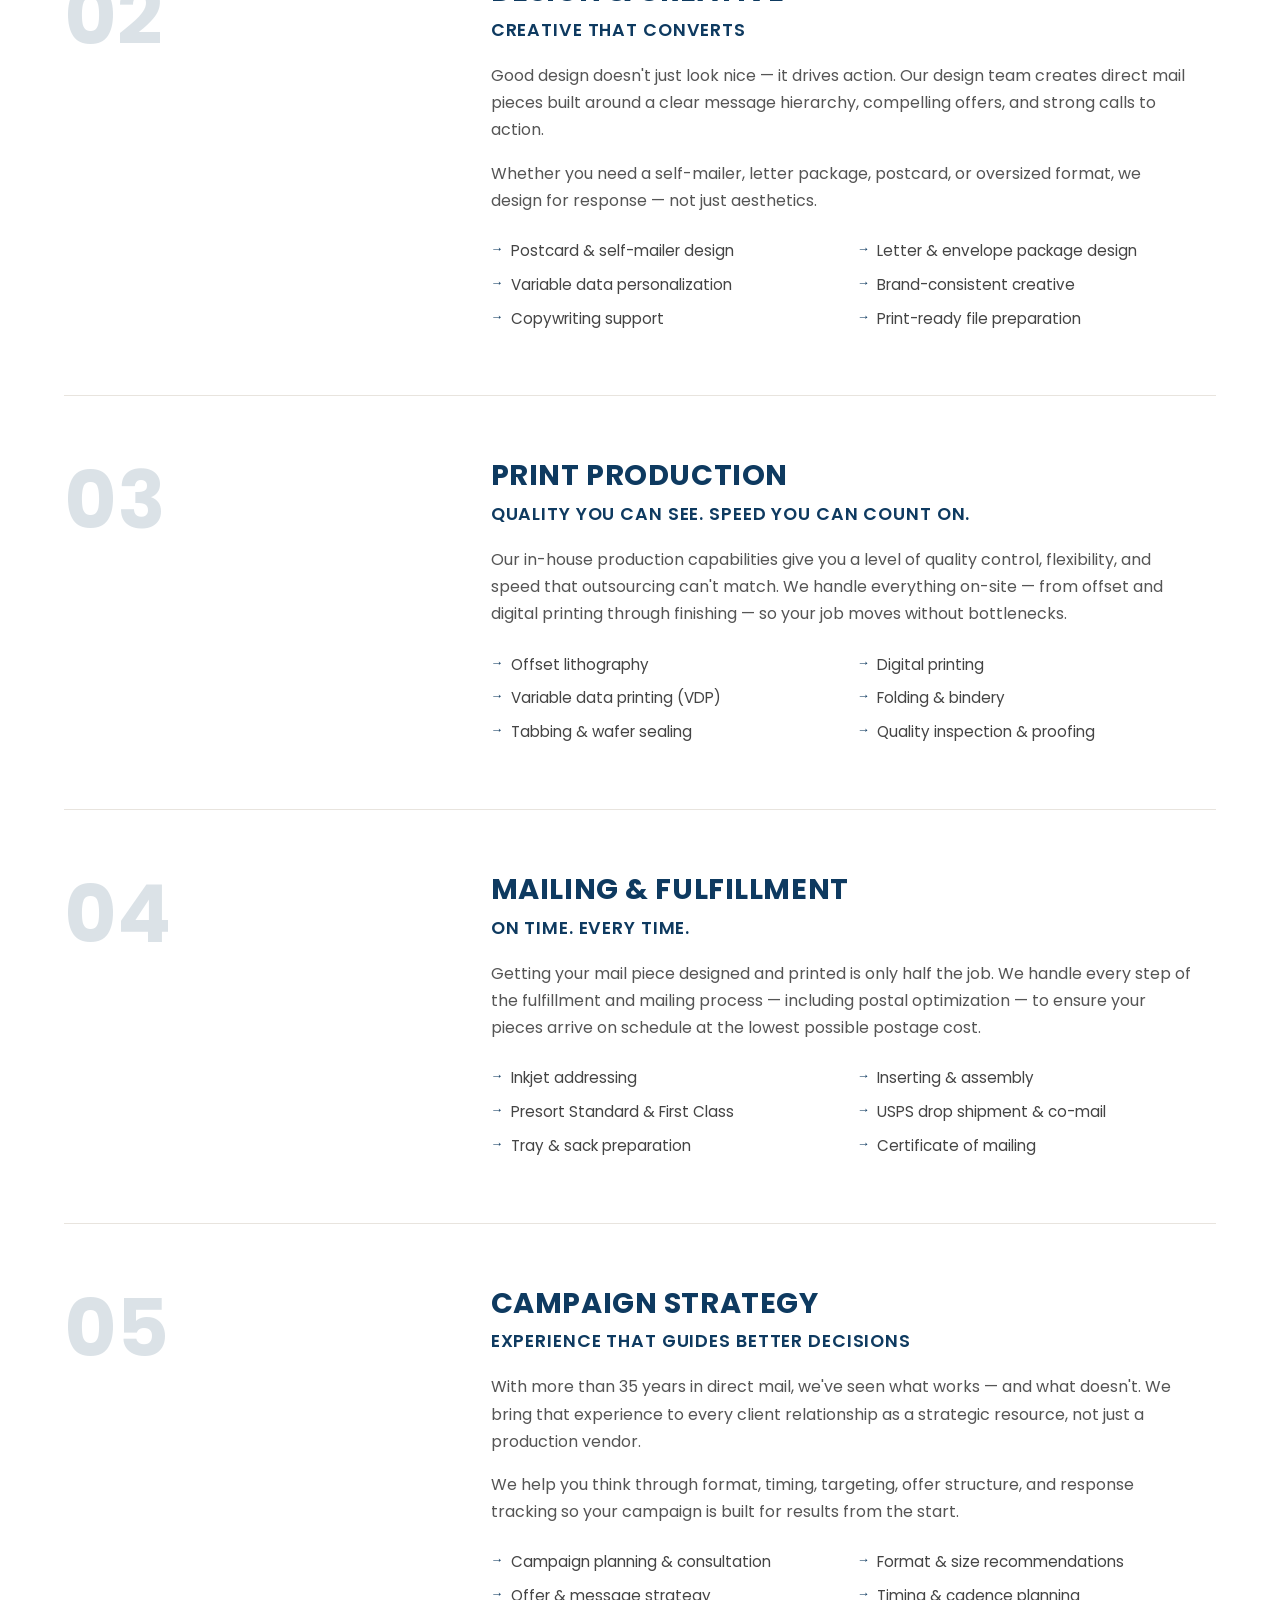
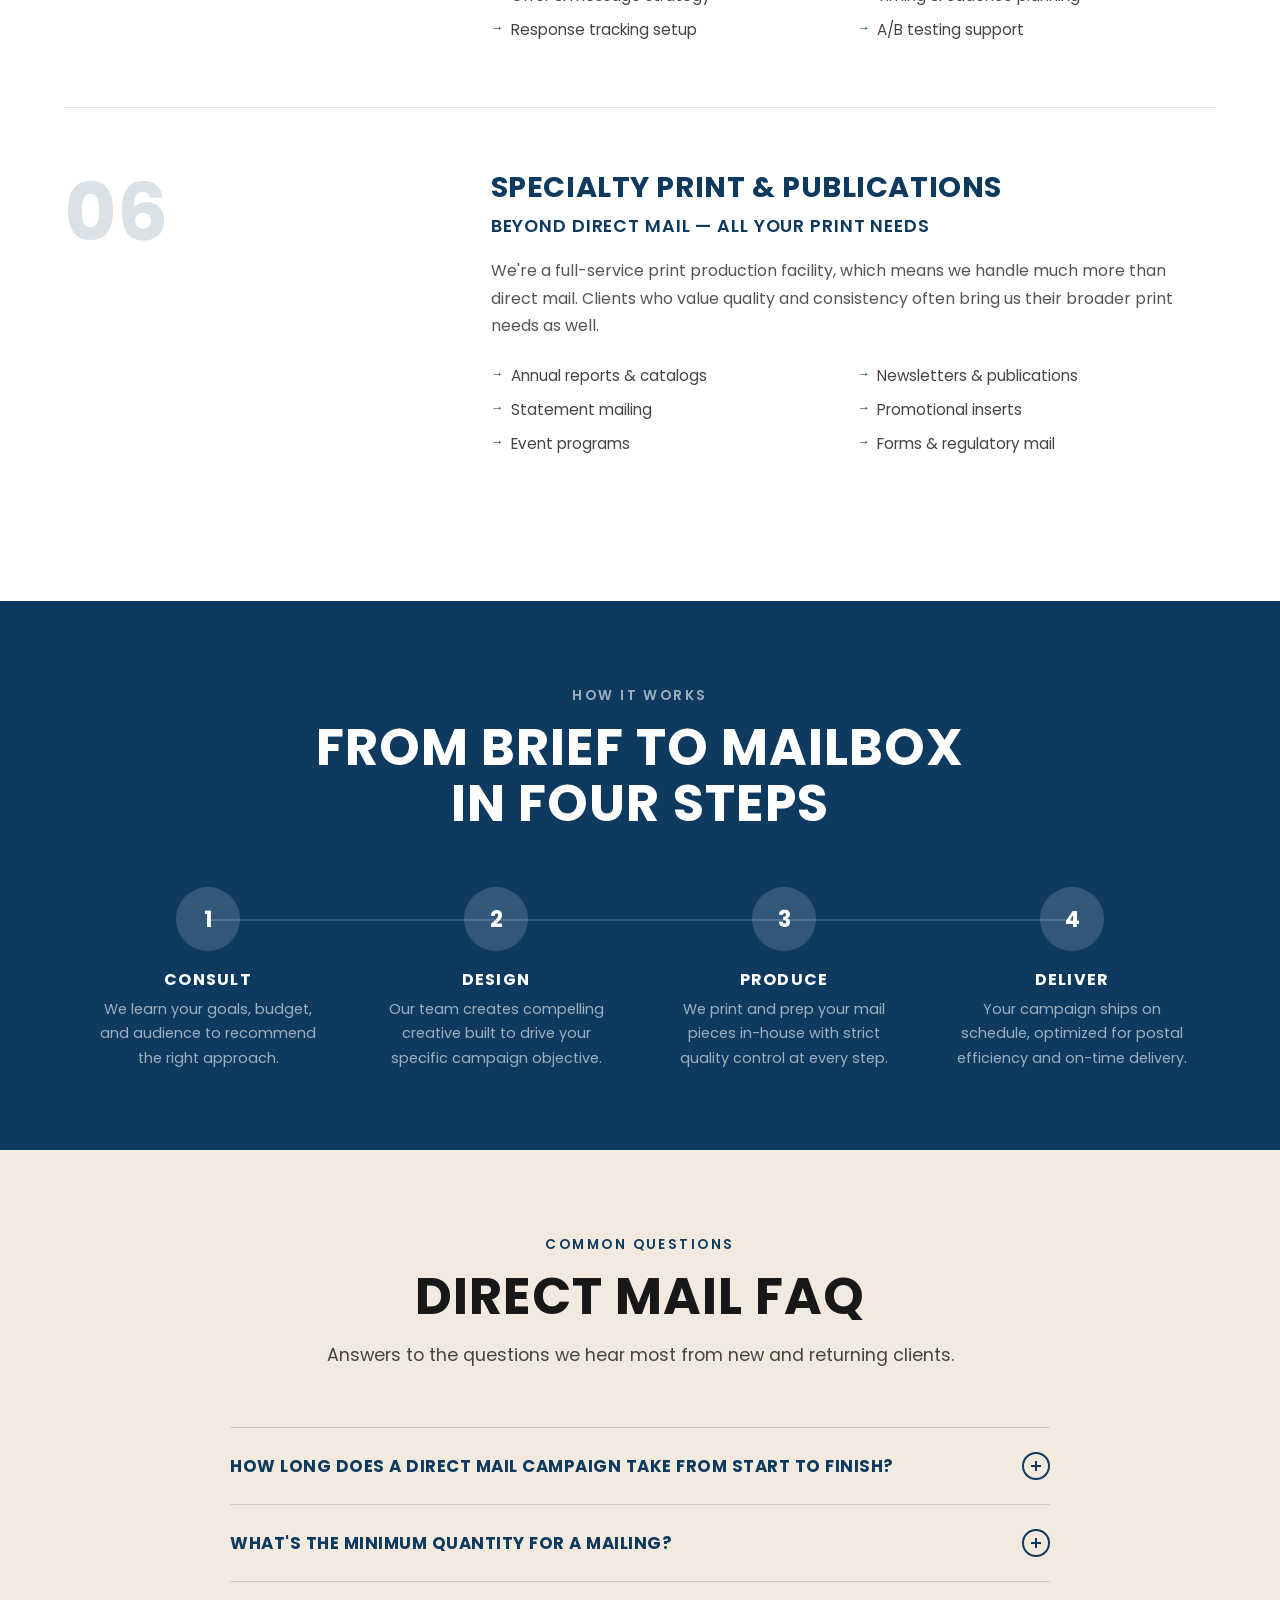
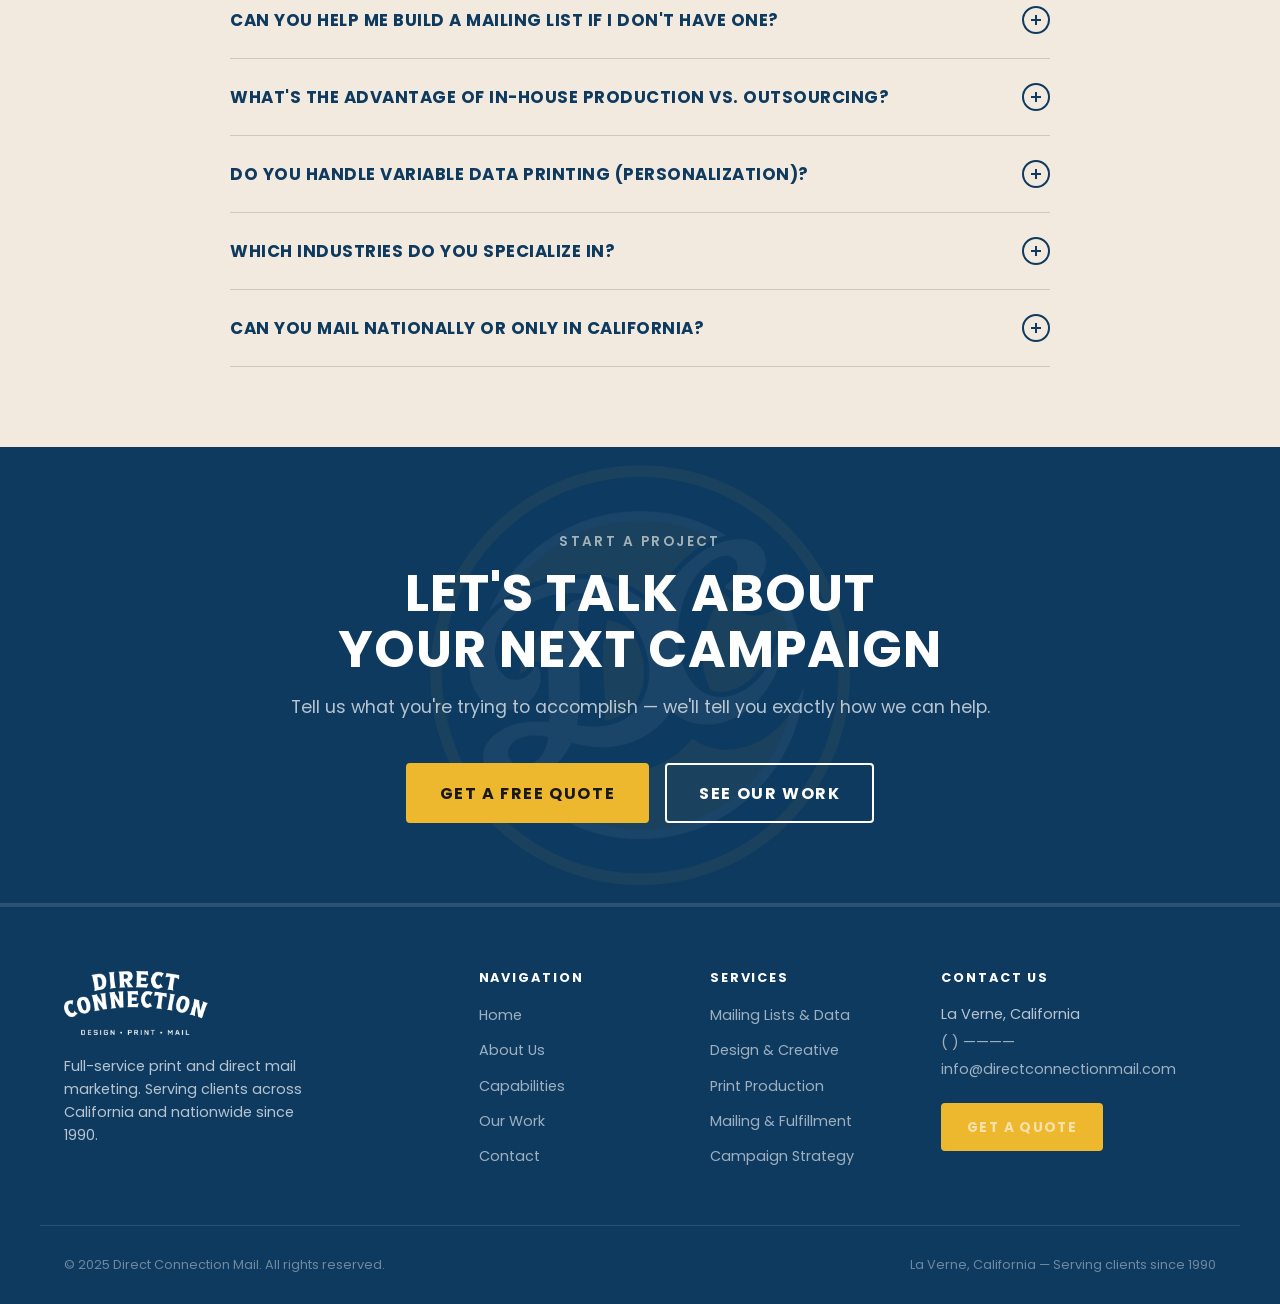
<file: capabilities.html>
<!DOCTYPE html>
<html lang="en">
<head>
  <meta charset="UTF-8">
  <meta name="viewport" content="width=device-width, initial-scale=1.0">
  <title>Capabilities — Direct Connection Mail | Full-Service Print &amp; Direct Mail</title>
  <meta name="description" content="From mailing list strategy to in-house print production and fulfillment — Direct Connection Mail manages every stage of your direct mail campaign.">

  <link rel="preconnect" href="https://fonts.googleapis.com">
  <link rel="preconnect" href="https://fonts.gstatic.com" crossorigin>
  <link href="https://fonts.googleapis.com/css2?family=Poppins:wght@400;600;700;800&family=Dancing+Script:wght@600&display=swap" rel="stylesheet">

  <link rel="icon" type="image/png" href="assets/images/logos/Monogram Patch TEXT.png">
  <link rel="stylesheet" href="css/style.css">
</head>
<body>

  <!-- ── NAVIGATION ── -->
  <header class="site-header" role="banner">
    <nav class="nav-inner" aria-label="Main navigation">
      <a href="index.html" class="nav-logo" aria-label="Direct Connection Mail home"><img src="assets/images/logos/Primary Wordmark WHT.png" alt="Direct Connection"></a>
      <ul class="nav-links" role="list">
        <li><a href="index.html">Home</a></li>
        <li><a href="about.html">About</a></li>
        <li><a href="capabilities.html">Capabilities</a></li>
        <li><a href="work.html">Our Work</a></li>
        <li><a href="contact.html" class="nav-cta">Get a Quote</a></li>
      </ul>
      <button class="nav-toggle" aria-label="Open menu" aria-expanded="false">
        <span></span><span></span><span></span>
      </button>
    </nav>
  </header>

  <main>

    <!-- ── PAGE HERO ── -->
    <section class="page-hero" aria-label="Capabilities hero">
      <div class="page-hero-inner">
        <div>
          <span class="eyebrow on-dark">What We Do</span>
          <h1>Every Capability<br>Under One Roof</h1>
          <p>We handle the full lifecycle of your direct mail campaign in-house — which means faster turnarounds, tighter quality control, and one accountable partner from start to finish.</p>
          <div class="btn-group" style="margin-top:2rem;">
            <a href="contact.html" class="btn btn-primary">Get a Quote</a>
            <a href="work.html" class="btn btn-outline-white">See Our Work</a>
          </div>
        </div>
        <div>
          <div class="img-placeholder" style="height:380px; border-radius:4px; border-color:rgba(255,255,255,0.15); color:rgba(255,255,255,0.3);">
            PRODUCTION FACILITY PHOTO<br>or Equipment Image
          </div>
        </div>
      </div>
    </section>

    <!-- ── BENEFIT CALLOUT ── -->
    <section class="stats-bar" aria-label="Key benefits">
      <div class="stats-bar-inner">
        <div class="stat-item">
          <div class="num">In-House</div>
          <div class="label">Print &amp; Production</div>
        </div>
        <div class="stat-item">
          <div class="num">Faster</div>
          <div class="label">Turnaround Times</div>
        </div>
        <div class="stat-item">
          <div class="num">One</div>
          <div class="label">Accountable Partner</div>
        </div>
        <div class="stat-item">
          <div class="num">35+</div>
          <div class="label">Years of Expertise</div>
        </div>
      </div>
    </section>

    <!-- ── CAPABILITIES LIST ── -->
    <section class="capabilities-list section" aria-labelledby="cap-heading">
      <div class="container">
        <div class="section-header fade-in">
          <span class="eyebrow">Full-Service Capabilities</span>
          <h2 id="cap-heading">What We Deliver</h2>
          <p>Each capability is built around what matters to your campaign: better reach, higher response, and simplified execution.</p>
        </div>

        <!-- 01 -->
        <div class="cap-item fade-in">
          <div>
            <div class="cap-number">01</div>
          </div>
          <div class="cap-detail">
            <h3>Mailing Lists &amp; Data</h3>
            <div class="cap-benefit">Better targeting = better response</div>
            <p>
              The right list is the foundation of every successful direct mail campaign. We help you identify and acquire the right audience — whether that's existing customers, targeted prospects, or defined geographic areas.
            </p>
            <p>
              We also clean and maintain your house list to reduce waste, improve deliverability, and ensure your budget is spent on reachable, relevant recipients.
            </p>
            <ul class="cap-list">
              <li>Prospect list procurement</li>
              <li>Demographic &amp; geographic targeting</li>
              <li>Customer list hygiene (NCOA, deduplication)</li>
              <li>Saturation mailing lists</li>
              <li>Occupant / resident lists</li>
              <li>Business-to-business targeting</li>
            </ul>
          </div>
        </div>

        <!-- 02 -->
        <div class="cap-item fade-in">
          <div>
            <div class="cap-number">02</div>
          </div>
          <div class="cap-detail">
            <h3>Design &amp; Creative</h3>
            <div class="cap-benefit">Creative that converts</div>
            <p>
              Good design doesn't just look nice — it drives action. Our design team creates direct mail pieces built around a clear message hierarchy, compelling offers, and strong calls to action.
            </p>
            <p>
              Whether you need a self-mailer, letter package, postcard, or oversized format, we design for response — not just aesthetics.
            </p>
            <ul class="cap-list">
              <li>Postcard &amp; self-mailer design</li>
              <li>Letter &amp; envelope package design</li>
              <li>Variable data personalization</li>
              <li>Brand-consistent creative</li>
              <li>Copywriting support</li>
              <li>Print-ready file preparation</li>
            </ul>
          </div>
        </div>

        <!-- 03 -->
        <div class="cap-item fade-in">
          <div>
            <div class="cap-number">03</div>
          </div>
          <div class="cap-detail">
            <h3>Print Production</h3>
            <div class="cap-benefit">Quality you can see. Speed you can count on.</div>
            <p>
              Our in-house production capabilities give you a level of quality control, flexibility, and speed that outsourcing can't match. We handle everything on-site — from offset and digital printing through finishing — so your job moves without bottlenecks.
            </p>
            <ul class="cap-list">
              <li>Offset lithography</li>
              <li>Digital printing</li>
              <li>Variable data printing (VDP)</li>
              <li>Folding &amp; bindery</li>
              <li>Tabbing &amp; wafer sealing</li>
              <li>Quality inspection &amp; proofing</li>
            </ul>
          </div>
        </div>

        <!-- 04 -->
        <div class="cap-item fade-in">
          <div>
            <div class="cap-number">04</div>
          </div>
          <div class="cap-detail">
            <h3>Mailing &amp; Fulfillment</h3>
            <div class="cap-benefit">On time. Every time.</div>
            <p>
              Getting your mail piece designed and printed is only half the job. We handle every step of the fulfillment and mailing process — including postal optimization — to ensure your pieces arrive on schedule at the lowest possible postage cost.
            </p>
            <ul class="cap-list">
              <li>Inkjet addressing</li>
              <li>Inserting &amp; assembly</li>
              <li>Presort Standard &amp; First Class</li>
              <li>USPS drop shipment &amp; co-mail</li>
              <li>Tray &amp; sack preparation</li>
              <li>Certificate of mailing</li>
            </ul>
          </div>
        </div>

        <!-- 05 -->
        <div class="cap-item fade-in">
          <div>
            <div class="cap-number">05</div>
          </div>
          <div class="cap-detail">
            <h3>Campaign Strategy</h3>
            <div class="cap-benefit">Experience that guides better decisions</div>
            <p>
              With more than 35 years in direct mail, we've seen what works — and what doesn't. We bring that experience to every client relationship as a strategic resource, not just a production vendor.
            </p>
            <p>
              We help you think through format, timing, targeting, offer structure, and response tracking so your campaign is built for results from the start.
            </p>
            <ul class="cap-list">
              <li>Campaign planning &amp; consultation</li>
              <li>Format &amp; size recommendations</li>
              <li>Offer &amp; message strategy</li>
              <li>Timing &amp; cadence planning</li>
              <li>Response tracking setup</li>
              <li>A/B testing support</li>
            </ul>
          </div>
        </div>

        <!-- 06 -->
        <div class="cap-item fade-in">
          <div>
            <div class="cap-number">06</div>
          </div>
          <div class="cap-detail">
            <h3>Specialty Print &amp; Publications</h3>
            <div class="cap-benefit">Beyond direct mail — all your print needs</div>
            <p>
              We're a full-service print production facility, which means we handle much more than direct mail. Clients who value quality and consistency often bring us their broader print needs as well.
            </p>
            <ul class="cap-list">
              <li>Annual reports &amp; catalogs</li>
              <li>Newsletters &amp; publications</li>
              <li>Statement mailing</li>
              <li>Promotional inserts</li>
              <li>Event programs</li>
              <li>Forms &amp; regulatory mail</li>
            </ul>
          </div>
        </div>

      </div>
    </section>

    <!-- ── PROCESS STRIP ── -->
    <section class="process-section" aria-labelledby="process-heading">
      <div class="container">
        <div class="section-header text-center fade-in">
          <span class="eyebrow on-dark">How It Works</span>
          <h2 id="process-heading" style="color:var(--white);">From Brief to Mailbox<br>in Four Steps</h2>
        </div>
        <div class="process-steps">
          <div class="process-step fade-in fade-in-delay-1">
            <div class="step-num">1</div>
            <h4>Consult</h4>
            <p>We learn your goals, budget, and audience to recommend the right approach.</p>
          </div>
          <div class="process-step fade-in fade-in-delay-2">
            <div class="step-num">2</div>
            <h4>Design</h4>
            <p>Our team creates compelling creative built to drive your specific campaign objective.</p>
          </div>
          <div class="process-step fade-in fade-in-delay-3">
            <div class="step-num">3</div>
            <h4>Produce</h4>
            <p>We print and prep your mail pieces in-house with strict quality control at every step.</p>
          </div>
          <div class="process-step fade-in fade-in-delay-4">
            <div class="step-num">4</div>
            <h4>Deliver</h4>
            <p>Your campaign ships on schedule, optimized for postal efficiency and on-time delivery.</p>
          </div>
        </div>
      </div>
    </section>

    <!-- ── FAQ ── -->
    <section class="faq-section" aria-labelledby="faq-heading">
      <div class="container">
        <div class="section-header text-center fade-in">
          <span class="eyebrow">Common Questions</span>
          <h2 id="faq-heading">Direct Mail FAQ</h2>
          <p>Answers to the questions we hear most from new and returning clients.</p>
        </div>

        <div class="faq-list">

          <div class="faq-item">
            <button class="faq-question" aria-expanded="false">
              How long does a direct mail campaign take from start to finish?
              <span class="faq-icon" aria-hidden="true"></span>
            </button>
            <div class="faq-answer" hidden>
              <p>Timelines vary depending on complexity, but a typical campaign runs 3–5 weeks from initial brief to in-home delivery. Rush production is available when timing is critical. We work backward from your target mail date to build a production schedule that keeps everything on track.</p>
            </div>
          </div>

          <div class="faq-item">
            <button class="faq-question" aria-expanded="false">
              What's the minimum quantity for a mailing?
              <span class="faq-icon" aria-hidden="true"></span>
            </button>
            <div class="faq-answer" hidden>
              <p>We work with mailings starting as small as a few hundred pieces, though per-piece costs decrease significantly with larger quantities. We'll help you find the right quantity for your budget and campaign goals — and advise whether Standard or First Class postage makes more sense for your situation.</p>
            </div>
          </div>

          <div class="faq-item">
            <button class="faq-question" aria-expanded="false">
              Can you help me build a mailing list if I don't have one?
              <span class="faq-icon" aria-hidden="true"></span>
            </button>
            <div class="faq-answer" hidden>
              <p>Absolutely. List procurement is one of our core services. We can help you identify and acquire a targeted list based on demographics, geography, purchasing behavior, or business type. We also offer saturation lists (every address in a given area) and occupant/resident lists for broad-reach campaigns.</p>
            </div>
          </div>

          <div class="faq-item">
            <button class="faq-question" aria-expanded="false">
              What's the advantage of in-house production vs. outsourcing?
              <span class="faq-icon" aria-hidden="true"></span>
            </button>
            <div class="faq-answer" hidden>
              <p>When everything happens under one roof, there's no handoff between vendors — which means faster turnarounds, tighter quality control, and a single accountable partner for the entire project. You're not waiting on a printer to finish before a mail house can start. We move jobs through the full workflow ourselves, which speeds up production and eliminates the miscommunications that happen when multiple vendors are involved.</p>
            </div>
          </div>

          <div class="faq-item">
            <button class="faq-question" aria-expanded="false">
              Do you handle variable data printing (personalization)?
              <span class="faq-icon" aria-hidden="true"></span>
            </button>
            <div class="faq-answer" hidden>
              <p>Yes. Variable data printing (VDP) is one of our in-house capabilities. We can personalize each piece with recipient name, location, offer, or any other data field from your list — down to customized images and layouts per segment. Personalized mail consistently outperforms generic mail in response rate, and we make it straightforward to implement.</p>
            </div>
          </div>

          <div class="faq-item">
            <button class="faq-question" aria-expanded="false">
              Which industries do you specialize in?
              <span class="faq-icon" aria-hidden="true"></span>
            </button>
            <div class="faq-answer" hidden>
              <p>We've built deep expertise across six key sectors: higher education, government, non-profits, insurance, real estate, and financial services. That said, our capabilities work for any organization that relies on direct mail. We bring industry-specific knowledge of what formats, lists, and messaging approaches tend to perform well in each sector.</p>
            </div>
          </div>

          <div class="faq-item">
            <button class="faq-question" aria-expanded="false">
              Can you mail nationally or only in California?
              <span class="faq-icon" aria-hidden="true"></span>
            </button>
            <div class="faq-answer" hidden>
              <p>We serve clients nationwide. While our production facility is based in La Verne, California, we handle USPS drop shipment and co-mail for campaigns delivered anywhere in the country. Many of our 500+ clients are outside California.</p>
            </div>
          </div>

        </div>
      </div>
    </section>

    <!-- ── CTA BAND ── -->
    <section class="cta-band" aria-labelledby="cap-cta-heading">
      <div class="container">
        <span class="eyebrow on-dark">Start a Project</span>
        <h2 id="cap-cta-heading">Let's Talk About<br>Your Next Campaign</h2>
        <p>Tell us what you're trying to accomplish — we'll tell you exactly how we can help.</p>
        <div class="btn-group">
          <a href="contact.html" class="btn btn-primary">Get a Free Quote</a>
          <a href="work.html" class="btn btn-outline-white">See Our Work</a>
        </div>
      </div>
    </section>

  </main>

  <!-- ── FOOTER ── -->
  <footer class="site-footer" role="contentinfo">
    <div class="footer-inner">
      <div class="footer-brand">
        <img src="assets/images/logos/Primary Wordmark WHT.png" alt="Direct Connection" class="footer-logo">
        <p>Full-service print and direct mail marketing. Serving clients across California and nationwide since 1990.</p>
      </div>
      <div class="footer-col">
        <h5>Navigation</h5>
        <ul>
          <li><a href="index.html">Home</a></li>
          <li><a href="about.html">About Us</a></li>
          <li><a href="capabilities.html">Capabilities</a></li>
          <li><a href="work.html">Our Work</a></li>
          <li><a href="contact.html">Contact</a></li>
        </ul>
      </div>
      <div class="footer-col">
        <h5>Services</h5>
        <ul>
          <li><a href="capabilities.html">Mailing Lists &amp; Data</a></li>
          <li><a href="capabilities.html">Design &amp; Creative</a></li>
          <li><a href="capabilities.html">Print Production</a></li>
          <li><a href="capabilities.html">Mailing &amp; Fulfillment</a></li>
          <li><a href="capabilities.html">Campaign Strategy</a></li>
        </ul>
      </div>
      <div class="footer-col footer-contact">
        <h5>Contact Us</h5>
        <p>
          La Verne, California<br>
          <a href="tel:+1XXXXXXXXXX">( ) &mdash;&mdash;&mdash;&mdash;</a><br>
          <a href="mailto:info@directconnectionmail.com">info@directconnectionmail.com</a>
        </p>
        <div style="margin-top:1.25rem;">
          <a href="contact.html" class="btn btn-primary" style="font-size:0.85rem; padding:0.65rem 1.5rem;">Get a Quote</a>
        </div>
      </div>
    </div>
    <div class="footer-bottom">
      <span>&copy; 2025 Direct Connection Mail. All rights reserved.</span>
      <span>La Verne, California &mdash; Serving clients since 1990</span>
    </div>
  </footer>

  <script src="js/main.js"></script>
</body>
</html>
</file>
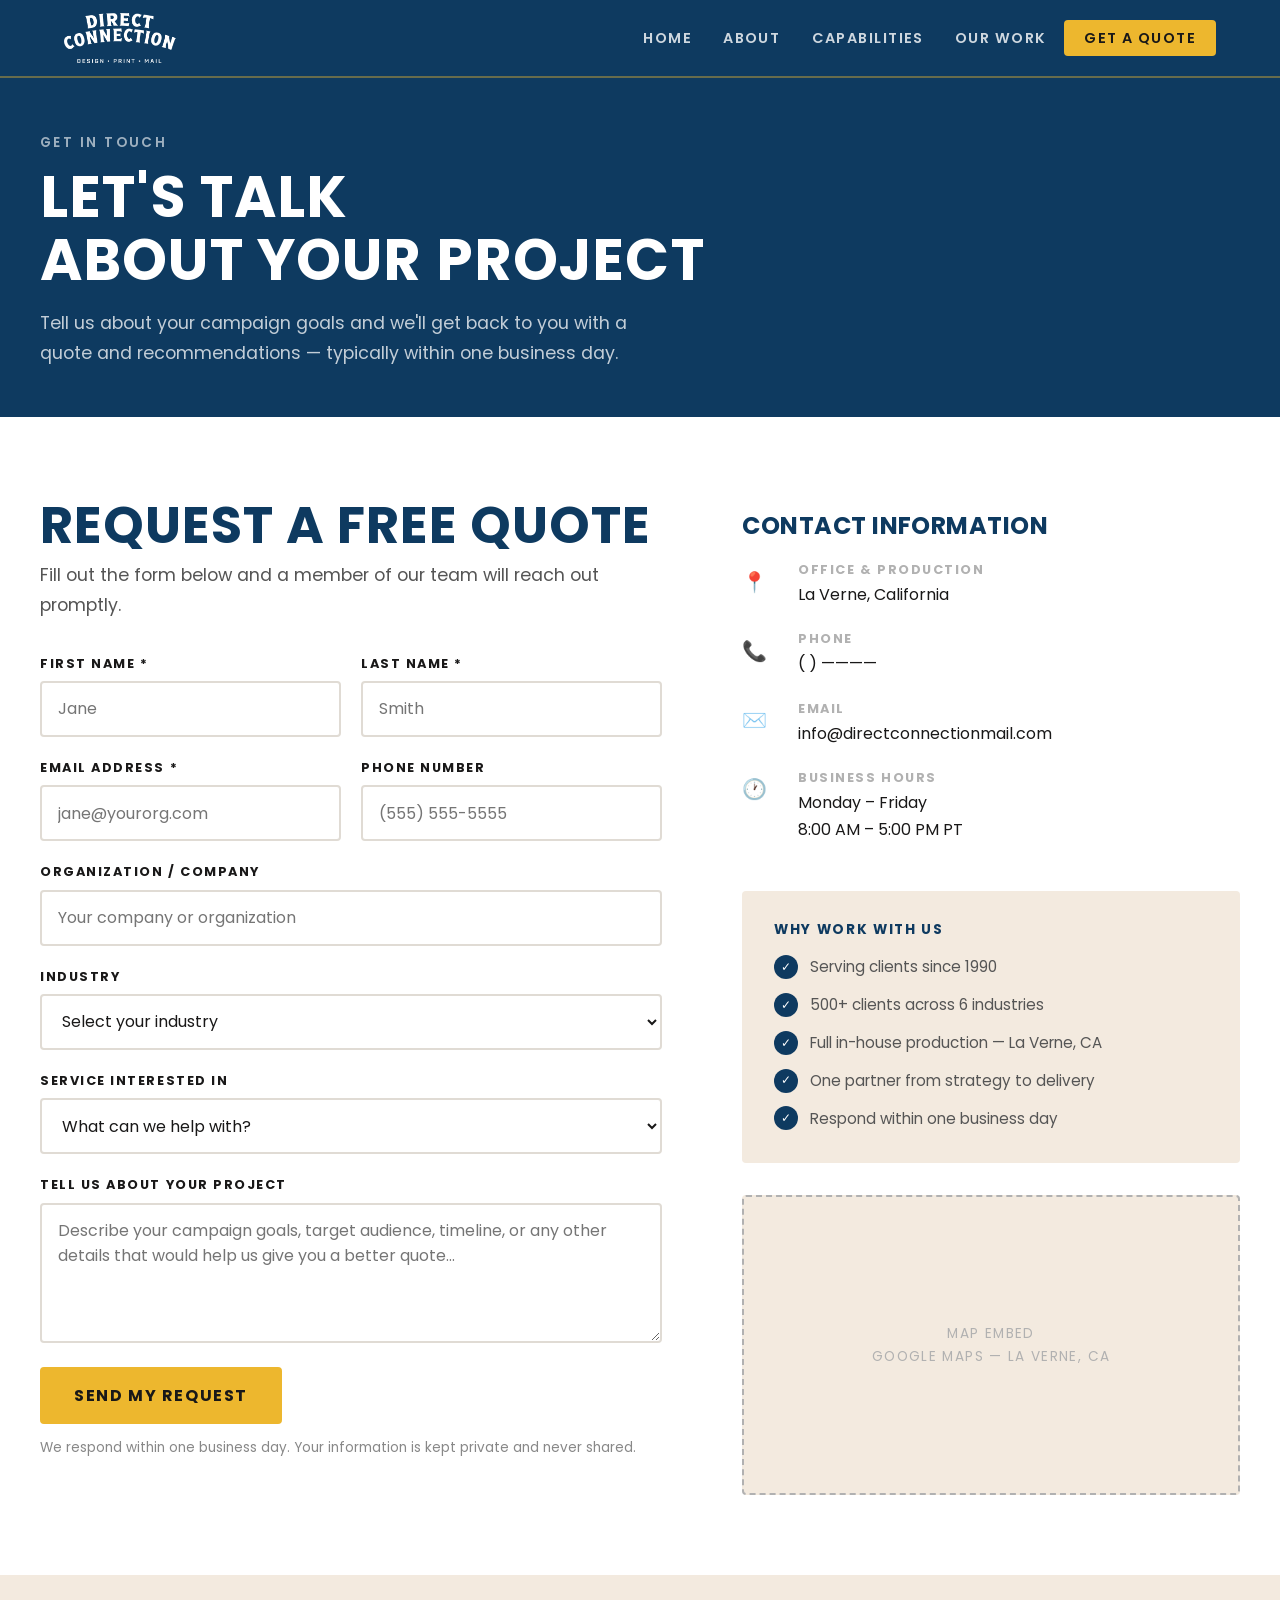
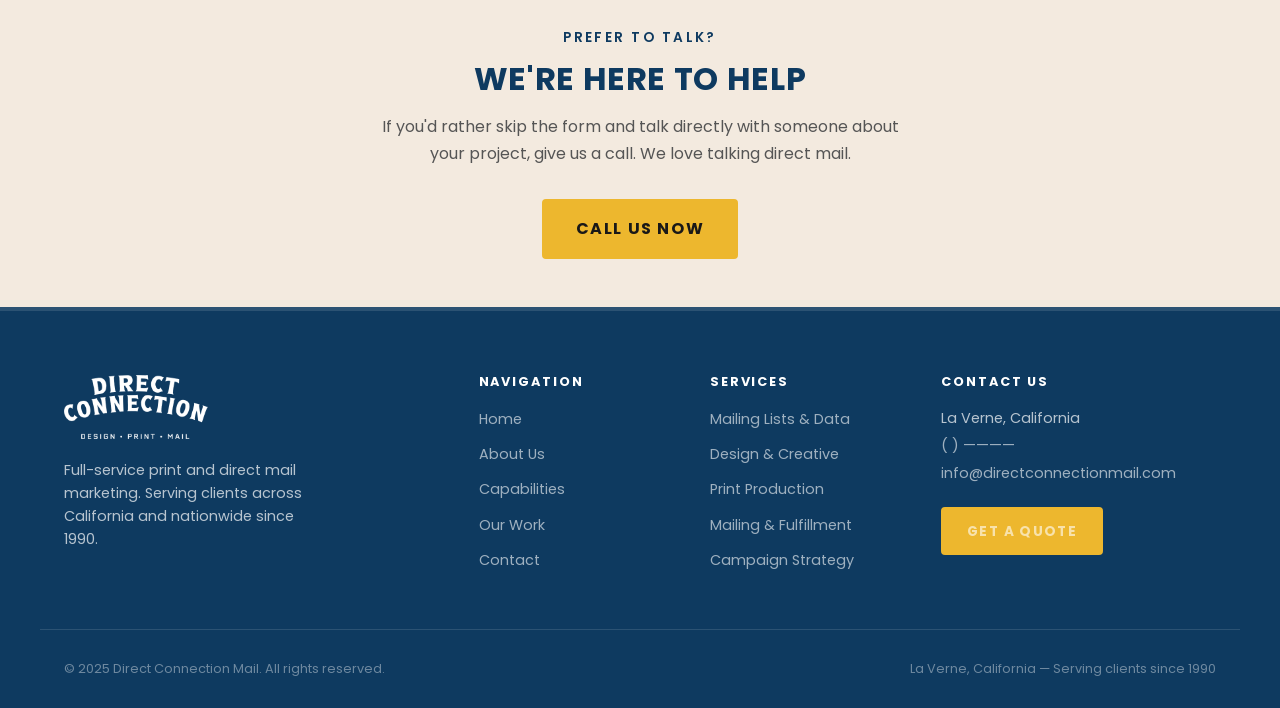
<file: contact.html>
<!DOCTYPE html>
<html lang="en">
<head>
  <meta charset="UTF-8">
  <meta name="viewport" content="width=device-width, initial-scale=1.0">
  <title>Contact Us — Direct Connection Mail | Get a Quote</title>
  <meta name="description" content="Ready to launch your direct mail campaign? Contact Direct Connection Mail for a free quote. Located in La Verne, California. Serving clients since 1990.">

  <link rel="preconnect" href="https://fonts.googleapis.com">
  <link rel="preconnect" href="https://fonts.gstatic.com" crossorigin>
  <link href="https://fonts.googleapis.com/css2?family=Poppins:wght@400;600;700;800&family=Dancing+Script:wght@600&display=swap" rel="stylesheet">

  <link rel="icon" type="image/png" href="assets/images/logos/Monogram Patch TEXT.png">
  <link rel="stylesheet" href="css/style.css">
  <style>
    #formSuccess {
      display: none;
      text-align: center;
      padding: 4rem 2rem;
      background: var(--cream);
      border-radius: var(--radius);
    }
    #formSuccess .success-icon { font-size: 3rem; margin-bottom: 1rem; }
    #formSuccess h3 { color: var(--navy); margin-bottom: 0.75rem; }
    #formSuccess p { color: #555; }

    .contact-map {
      background: var(--cream);
      border: 2px dashed var(--gray);
      height: 300px;
      border-radius: var(--radius);
      display: flex;
      align-items: center;
      justify-content: center;
      text-align: center;
      color: var(--gray);
      font-family: var(--font-head);
      font-size: 0.85rem;
      letter-spacing: 0.1em;
      text-transform: uppercase;
      margin-top: 2rem;
    }
  </style>
</head>
<body>

  <!-- ── NAVIGATION ── -->
  <header class="site-header" role="banner">
    <nav class="nav-inner" aria-label="Main navigation">
      <a href="index.html" class="nav-logo" aria-label="Direct Connection Mail home"><img src="assets/images/logos/Primary Wordmark WHT.png" alt="Direct Connection"></a>
      <ul class="nav-links" role="list">
        <li><a href="index.html">Home</a></li>
        <li><a href="about.html">About</a></li>
        <li><a href="capabilities.html">Capabilities</a></li>
        <li><a href="work.html">Our Work</a></li>
        <li><a href="contact.html" class="nav-cta">Get a Quote</a></li>
      </ul>
      <button class="nav-toggle" aria-label="Open menu" aria-expanded="false">
        <span></span><span></span><span></span>
      </button>
    </nav>
  </header>

  <main>

    <!-- ── PAGE HERO (minimal) ── -->
    <section style="padding: 8rem 1.5rem 3rem; background: var(--navy);" aria-label="Contact page hero">
      <div style="max-width:var(--max-w); margin:0 auto;">
        <span class="eyebrow on-dark">Get in Touch</span>
        <h1 style="color:var(--white);">Let's Talk<br>About Your Project</h1>
        <p style="color:rgba(255,255,255,0.75); font-size:1.1rem; max-width:55ch; margin-top:1rem;">
          Tell us about your campaign goals and we'll get back to you with a quote and recommendations — typically within one business day.
        </p>
      </div>
    </section>

    <!-- ── CONTACT SECTION ── -->
    <section class="contact-section" aria-labelledby="contact-heading">
      <div class="contact-inner">

        <!-- FORM -->
        <div class="contact-form-wrap fade-in">
          <h2 id="contact-heading">Request a Free Quote</h2>
          <p class="subhead">Fill out the form below and a member of our team will reach out promptly.</p>

          <form id="contactForm" novalidate aria-label="Contact form">
            <div class="form-grid">
              <div class="form-group">
                <label for="firstName">First Name <span aria-hidden="true">*</span></label>
                <input type="text" id="firstName" name="firstName" required autocomplete="given-name" placeholder="Jane">
              </div>
              <div class="form-group">
                <label for="lastName">Last Name <span aria-hidden="true">*</span></label>
                <input type="text" id="lastName" name="lastName" required autocomplete="family-name" placeholder="Smith">
              </div>
              <div class="form-group">
                <label for="email">Email Address <span aria-hidden="true">*</span></label>
                <input type="email" id="email" name="email" required autocomplete="email" placeholder="jane@yourorg.com">
              </div>
              <div class="form-group">
                <label for="phone">Phone Number</label>
                <input type="tel" id="phone" name="phone" autocomplete="tel" placeholder="(555) 555-5555">
              </div>
              <div class="form-group full">
                <label for="organization">Organization / Company</label>
                <input type="text" id="organization" name="organization" autocomplete="organization" placeholder="Your company or organization">
              </div>
              <div class="form-group full">
                <label for="industry">Industry</label>
                <select id="industry" name="industry">
                  <option value="" disabled selected>Select your industry</option>
                  <option value="higher-education">Higher Education</option>
                  <option value="government">Government</option>
                  <option value="nonprofit">Non-Profit</option>
                  <option value="insurance">Insurance</option>
                  <option value="real-estate">Real Estate</option>
                  <option value="financial">Financial Services</option>
                  <option value="other">Other</option>
                </select>
              </div>
              <div class="form-group full">
                <label for="service">Service Interested In</label>
                <select id="service" name="service">
                  <option value="" disabled selected>What can we help with?</option>
                  <option value="full-campaign">Full campaign (lists, design, print, mail)</option>
                  <option value="print-mail">Print &amp; mail only (I have files ready)</option>
                  <option value="design">Design &amp; creative</option>
                  <option value="mailing-list">Mailing list / data</option>
                  <option value="strategy">Campaign strategy consultation</option>
                  <option value="specialty-print">Specialty print project</option>
                  <option value="not-sure">Not sure yet — want to discuss</option>
                </select>
              </div>
              <div class="form-group full">
                <label for="message">Tell Us About Your Project</label>
                <textarea id="message" name="message" placeholder="Describe your campaign goals, target audience, timeline, or any other details that would help us give you a better quote..."></textarea>
              </div>
            </div>

            <div class="form-submit">
              <button type="submit" class="btn btn-primary">Send My Request</button>
              <p class="form-note">We respond within one business day. Your information is kept private and never shared.</p>
            </div>
          </form>

          <div id="formSuccess" role="alert">
            <div class="success-icon" aria-hidden="true">✅</div>
            <h3>Message Received!</h3>
            <p>Thank you for reaching out. A member of our team will be in touch within one business day.</p>
            <div class="btn-group" style="justify-content:center; margin-top:1.5rem;">
              <a href="work.html" class="btn btn-outline-navy">See Our Work</a>
              <a href="capabilities.html" class="btn btn-primary">Explore Capabilities</a>
            </div>
          </div>
        </div><!-- / contact-form-wrap -->

        <!-- INFO -->
        <div class="contact-info-wrap fade-in fade-in-delay-2">
          <h3>Contact Information</h3>

          <div class="contact-detail">
            <div class="det-icon" aria-hidden="true">📍</div>
            <div>
              <h4>Office &amp; Production</h4>
              <p>La Verne, California</p>
              <!-- Update with full address -->
            </div>
          </div>

          <div class="contact-detail">
            <div class="det-icon" aria-hidden="true">📞</div>
            <div>
              <h4>Phone</h4>
              <a href="tel:+1XXXXXXXXXX">( ) &mdash;&mdash;&mdash;&mdash;</a>
              <!-- Update with real phone number -->
            </div>
          </div>

          <div class="contact-detail">
            <div class="det-icon" aria-hidden="true">✉️</div>
            <div>
              <h4>Email</h4>
              <a href="mailto:info@directconnectionmail.com">info@directconnectionmail.com</a>
              <!-- Update with real email -->
            </div>
          </div>

          <div class="contact-detail">
            <div class="det-icon" aria-hidden="true">🕐</div>
            <div>
              <h4>Business Hours</h4>
              <p>Monday – Friday<br>8:00 AM – 5:00 PM PT</p>
              <!-- Update with real hours -->
            </div>
          </div>

          <!-- TRUST SIGNALS -->
          <div class="contact-trust">
            <h4>Why Work With Us</h4>
            <div class="trust-items">
              <div class="trust-item">Serving clients since 1990</div>
              <div class="trust-item">500+ clients across 6 industries</div>
              <div class="trust-item">Full in-house production — La Verne, CA</div>
              <div class="trust-item">One partner from strategy to delivery</div>
              <div class="trust-item">Respond within one business day</div>
            </div>
          </div>

          <!-- MAP PLACEHOLDER -->
          <div class="contact-map" aria-label="Map placeholder — embed Google Maps here">
            MAP EMBED<br>Google Maps — La Verne, CA
          </div>

        </div><!-- / contact-info-wrap -->

      </div><!-- / contact-inner -->
    </section>

    <!-- ── ALTERNATE CONTACT ── -->
    <section style="padding:3rem 1.5rem; background:var(--cream);" aria-labelledby="alt-contact-heading">
      <div style="max-width:var(--max-w); margin:0 auto; text-align:center;">
        <span class="eyebrow">Prefer to Talk?</span>
        <h2 id="alt-contact-heading" style="font-size:2rem; color:var(--navy); margin-bottom:1rem;">We're Here to Help</h2>
        <p style="max-width:55ch; margin:0 auto 2rem; color:#555;">
          If you'd rather skip the form and talk directly with someone about your project, give us a call. We love talking direct mail.
        </p>
        <a href="tel:+1XXXXXXXXXX" class="btn btn-primary">Call Us Now</a>
      </div>
    </section>

  </main>

  <!-- ── FOOTER ── -->
  <footer class="site-footer" role="contentinfo">
    <div class="footer-inner">
      <div class="footer-brand">
        <img src="assets/images/logos/Primary Wordmark WHT.png" alt="Direct Connection" class="footer-logo">
        <p>Full-service print and direct mail marketing. Serving clients across California and nationwide since 1990.</p>
      </div>
      <div class="footer-col">
        <h5>Navigation</h5>
        <ul>
          <li><a href="index.html">Home</a></li>
          <li><a href="about.html">About Us</a></li>
          <li><a href="capabilities.html">Capabilities</a></li>
          <li><a href="work.html">Our Work</a></li>
          <li><a href="contact.html">Contact</a></li>
        </ul>
      </div>
      <div class="footer-col">
        <h5>Services</h5>
        <ul>
          <li><a href="capabilities.html">Mailing Lists &amp; Data</a></li>
          <li><a href="capabilities.html">Design &amp; Creative</a></li>
          <li><a href="capabilities.html">Print Production</a></li>
          <li><a href="capabilities.html">Mailing &amp; Fulfillment</a></li>
          <li><a href="capabilities.html">Campaign Strategy</a></li>
        </ul>
      </div>
      <div class="footer-col footer-contact">
        <h5>Contact Us</h5>
        <p>
          La Verne, California<br>
          <a href="tel:+1XXXXXXXXXX">( ) &mdash;&mdash;&mdash;&mdash;</a><br>
          <a href="mailto:info@directconnectionmail.com">info@directconnectionmail.com</a>
        </p>
        <div style="margin-top:1.25rem;">
          <a href="contact.html" class="btn btn-primary" style="font-size:0.85rem; padding:0.65rem 1.5rem;">Get a Quote</a>
        </div>
      </div>
    </div>
    <div class="footer-bottom">
      <span>&copy; 2025 Direct Connection Mail. All rights reserved.</span>
      <span>La Verne, California &mdash; Serving clients since 1990</span>
    </div>
  </footer>

  <script src="js/main.js"></script>
</body>
</html>
</file>
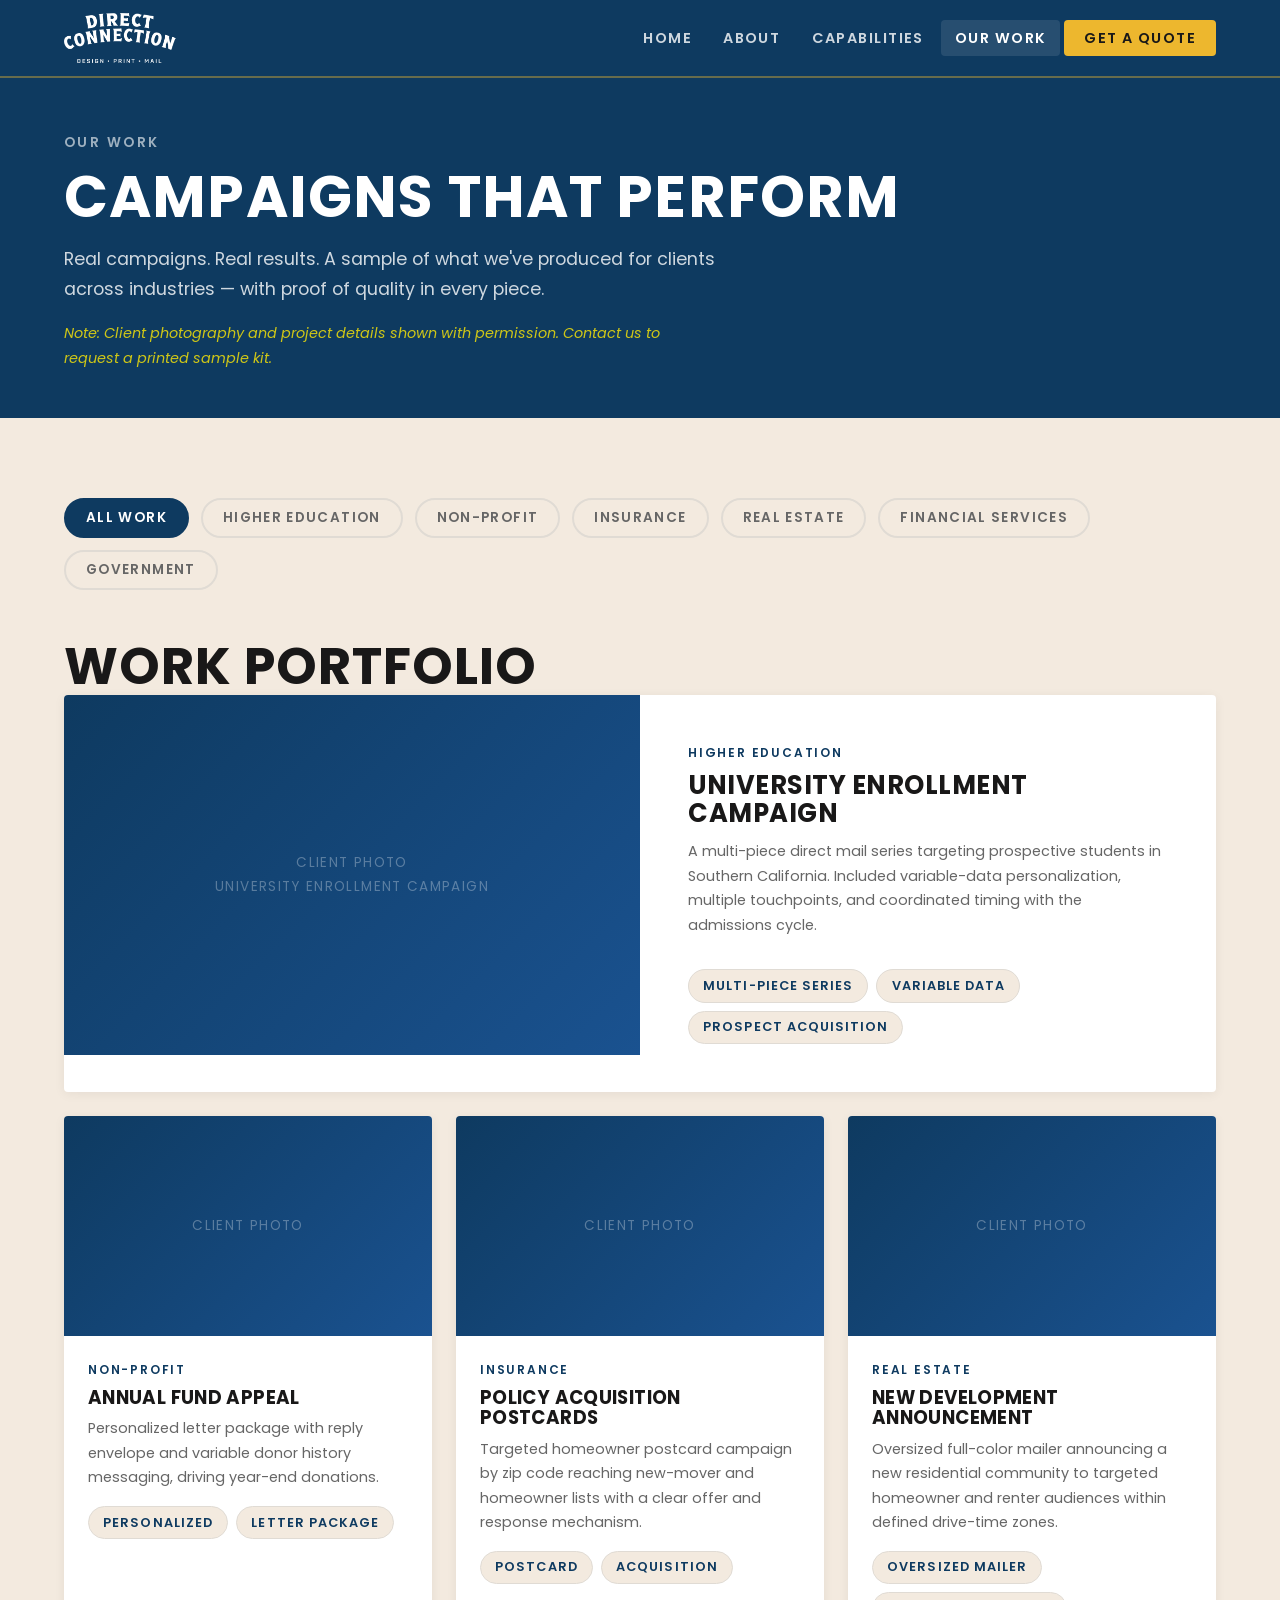
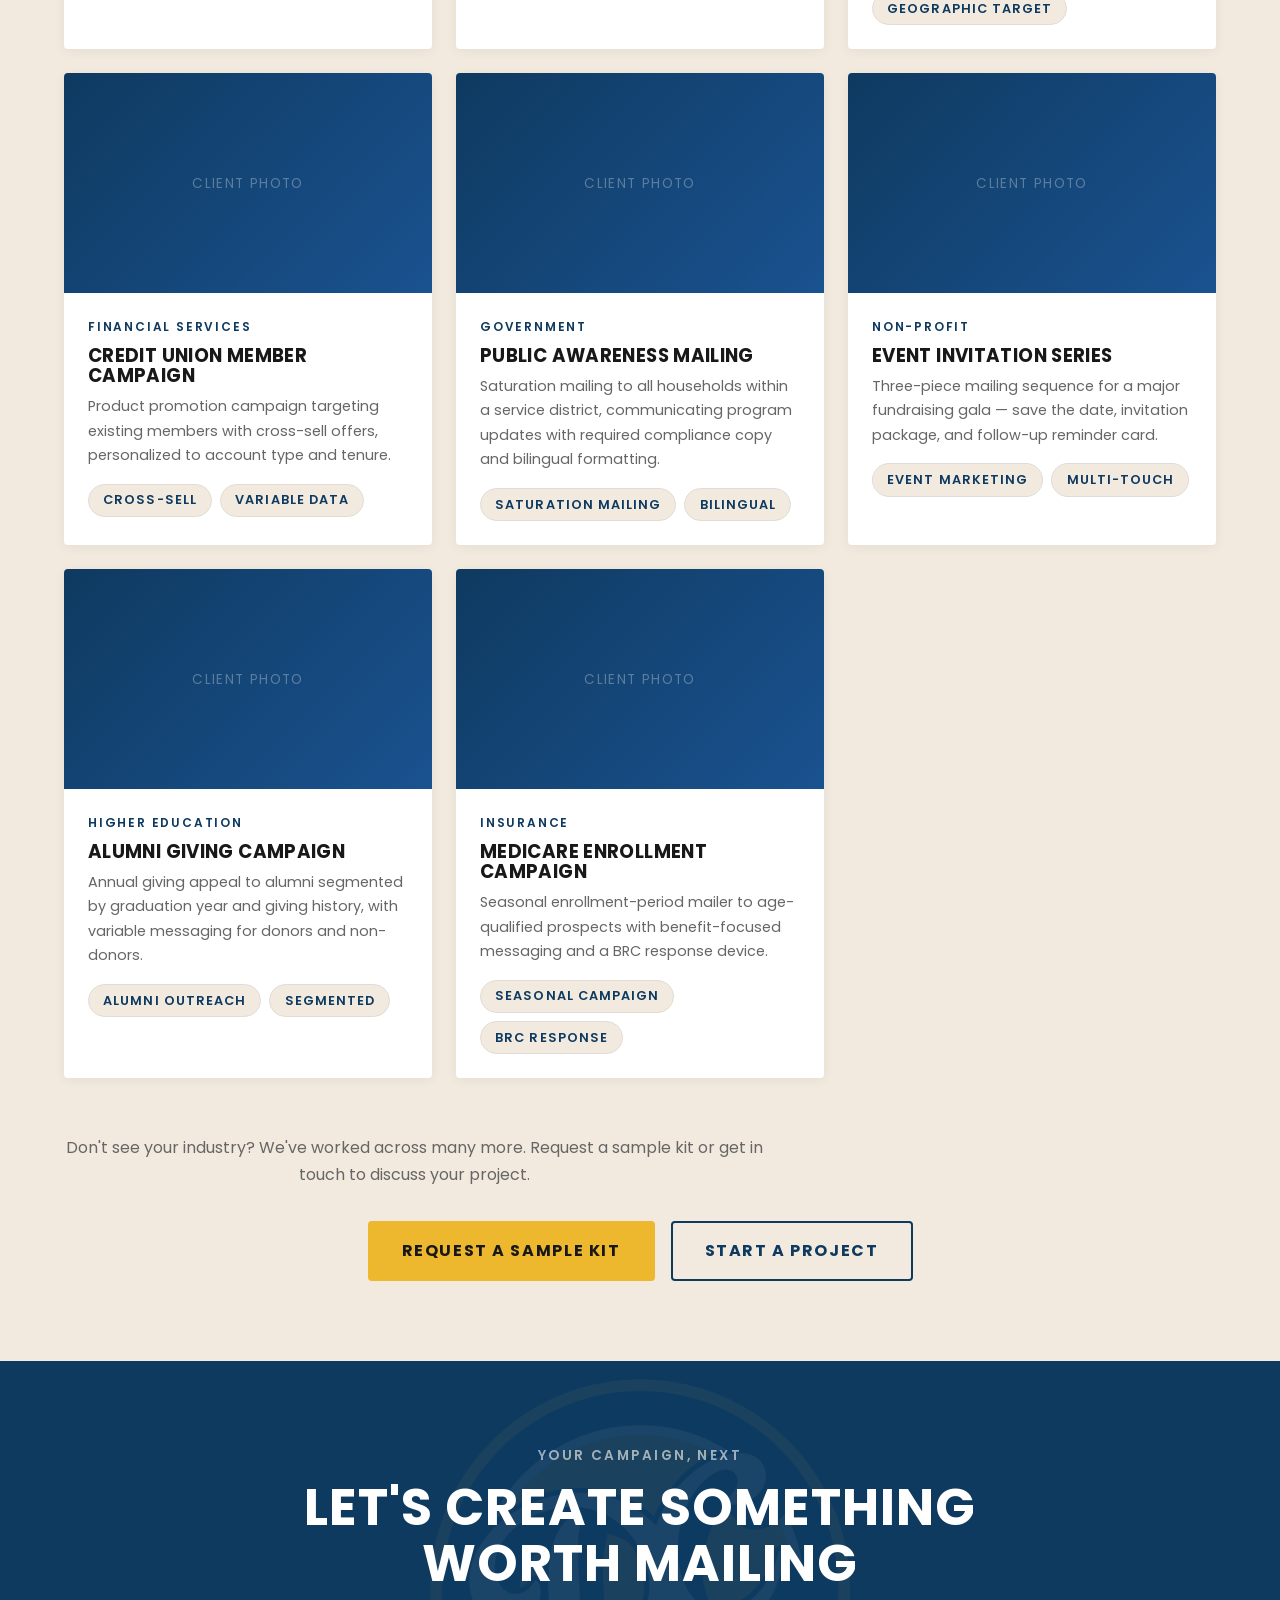
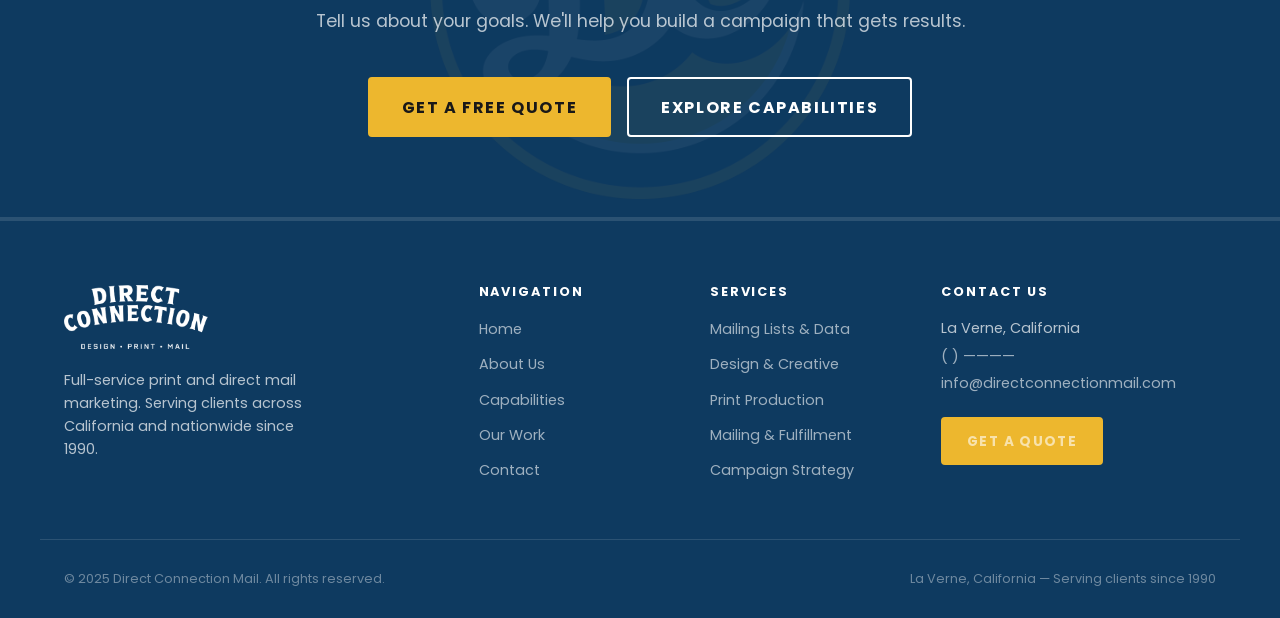
<file: work.html>
<!DOCTYPE html>
<html lang="en">
<head>
  <meta charset="UTF-8">
  <meta name="viewport" content="width=device-width, initial-scale=1.0">
  <title>Our Work — Direct Connection Mail | Direct Mail Campaigns &amp; Case Studies</title>
  <meta name="description" content="Browse real direct mail campaigns produced by Direct Connection Mail for clients in higher education, non-profits, insurance, real estate, and more.">

  <link rel="preconnect" href="https://fonts.googleapis.com">
  <link rel="preconnect" href="https://fonts.gstatic.com" crossorigin>
  <link href="https://fonts.googleapis.com/css2?family=Poppins:wght@400;600;700;800&family=Dancing+Script:wght@600&display=swap" rel="stylesheet">

  <link rel="icon" type="image/png" href="assets/images/logos/Monogram Patch TEXT.png">
  <link rel="stylesheet" href="css/style.css">
  <style>
    .work-page-grid {
      display: grid;
      grid-template-columns: repeat(3, 1fr);
      gap: 1.5rem;
    }
    @media (max-width: 1024px) { .work-page-grid { grid-template-columns: 1fr 1fr; } }
    @media (max-width: 600px)  { .work-page-grid { grid-template-columns: 1fr; } }

    .work-card-large {
      grid-column: 1 / -1;
      display: grid;
      grid-template-columns: 1fr 1fr;
      gap: 0;
      background: var(--white);
      border-radius: var(--radius);
      overflow: hidden;
      box-shadow: 0 2px 12px rgba(0,0,0,0.06);
    }
    .work-card-large .work-img { height: 360px; }
    .work-card-large .work-card-body {
      padding: 3rem;
      display: flex;
      flex-direction: column;
      justify-content: center;
    }
    @media (max-width: 768px) {
      .work-card-large { grid-template-columns: 1fr; }
      .work-card-large .work-img { height: 240px; }
    }

    .result-chips {
      display: flex;
      flex-wrap: wrap;
      gap: 0.5rem;
      margin-top: 1rem;
    }
    .result-chip {
      background: var(--cream);
      border: 1px solid #e0dbd4;
      border-radius: 999px;
      padding: 0.3rem 0.9rem;
      font-family: var(--font-head);
      font-size: 0.8rem;
      font-weight: 600;
      letter-spacing: 0.08em;
      text-transform: uppercase;
      color: var(--navy);
    }
  </style>
</head>
<body>

  <!-- ── NAVIGATION ── -->
  <header class="site-header" role="banner">
    <nav class="nav-inner" aria-label="Main navigation">
      <a href="index.html" class="nav-logo" aria-label="Direct Connection Mail home"><img src="assets/images/logos/Primary Wordmark WHT.png" alt="Direct Connection"></a>
      <ul class="nav-links" role="list">
        <li><a href="index.html">Home</a></li>
        <li><a href="about.html">About</a></li>
        <li><a href="capabilities.html">Capabilities</a></li>
        <li><a href="work.html">Our Work</a></li>
        <li><a href="contact.html" class="nav-cta">Get a Quote</a></li>
      </ul>
      <button class="nav-toggle" aria-label="Open menu" aria-expanded="false">
        <span></span><span></span><span></span>
      </button>
    </nav>
  </header>

  <main>

    <!-- ── PAGE HERO ── -->
    <section class="page-hero" style="padding-bottom:3rem;" aria-label="Our Work hero">
      <div style="max-width:var(--max-w); margin:0 auto; padding:0 1.5rem;">
        <span class="eyebrow on-dark">Our Work</span>
        <h1>Campaigns That Perform</h1>
        <p style="color:rgba(255,255,255,0.8); font-size:1.1rem; max-width:60ch; margin-top:1rem;">
          Real campaigns. Real results. A sample of what we've produced for clients across industries — with proof of quality in every piece.
        </p>
        <p style="color:rgba(255,234,5,0.8); font-size:0.9rem; margin-top:1rem; font-style:italic;">
          Note: Client photography and project details shown with permission. Contact us to request a printed sample kit.
        </p>
      </div>
    </section>

    <!-- ── FILTER + WORK GRID ── -->
    <section class="section bg-cream" aria-labelledby="work-grid-heading">
      <div class="container">

        <div role="group" aria-label="Filter work by industry">
          <div class="work-filter">
            <button class="filter-btn active" data-filter="all">All Work</button>
            <button class="filter-btn" data-filter="higher-education">Higher Education</button>
            <button class="filter-btn" data-filter="nonprofit">Non-Profit</button>
            <button class="filter-btn" data-filter="insurance">Insurance</button>
            <button class="filter-btn" data-filter="real-estate">Real Estate</button>
            <button class="filter-btn" data-filter="financial">Financial Services</button>
            <button class="filter-btn" data-filter="government">Government</button>
          </div>
        </div>

        <h2 id="work-grid-heading" class="sr-only">Work Portfolio</h2>

        <div class="work-page-grid">

          <!-- FEATURED / LARGE CARD -->
          <article class="work-card work-card-large fade-in" data-category="higher-education">
            <div class="work-img">
              <div class="img-placeholder" style="height:100%; background:linear-gradient(135deg,#0E3A60,#1a5290); border:none; color:rgba(255,255,255,0.3);">
                CLIENT PHOTO<br>University Enrollment Campaign
              </div>
            </div>
            <div class="work-card-body">
              <div class="tag">Higher Education</div>
              <h3 style="font-size:1.6rem; margin-bottom:0.75rem;">University Enrollment Campaign</h3>
              <p>A multi-piece direct mail series targeting prospective students in Southern California. Included variable-data personalization, multiple touchpoints, and coordinated timing with the admissions cycle.</p>
              <div class="result-chips">
                <span class="result-chip">Multi-piece Series</span>
                <span class="result-chip">Variable Data</span>
                <span class="result-chip">Prospect Acquisition</span>
              </div>
            </div>
          </article>

          <!-- Standard cards -->
          <article class="work-card fade-in fade-in-delay-1" data-category="nonprofit">
            <div class="work-img">
              <div class="img-placeholder" style="height:100%; background:linear-gradient(135deg,#0E3A60,#1a5290); border:none; color:rgba(255,255,255,0.3);">CLIENT PHOTO</div>
            </div>
            <div class="work-card-body">
              <div class="tag">Non-Profit</div>
              <h3>Annual Fund Appeal</h3>
              <p>Personalized letter package with reply envelope and variable donor history messaging, driving year-end donations.</p>
              <div class="result-chips">
                <span class="result-chip">Personalized</span>
                <span class="result-chip">Letter Package</span>
              </div>
            </div>
          </article>

          <article class="work-card fade-in fade-in-delay-2" data-category="insurance">
            <div class="work-img">
              <div class="img-placeholder" style="height:100%; background:linear-gradient(135deg,#0E3A60,#1a5290); border:none; color:rgba(255,255,255,0.3);">CLIENT PHOTO</div>
            </div>
            <div class="work-card-body">
              <div class="tag">Insurance</div>
              <h3>Policy Acquisition Postcards</h3>
              <p>Targeted homeowner postcard campaign by zip code reaching new-mover and homeowner lists with a clear offer and response mechanism.</p>
              <div class="result-chips">
                <span class="result-chip">Postcard</span>
                <span class="result-chip">Acquisition</span>
              </div>
            </div>
          </article>

          <article class="work-card fade-in fade-in-delay-1" data-category="real-estate">
            <div class="work-img">
              <div class="img-placeholder" style="height:100%; background:linear-gradient(135deg,#0E3A60,#1a5290); border:none; color:rgba(255,255,255,0.3);">CLIENT PHOTO</div>
            </div>
            <div class="work-card-body">
              <div class="tag">Real Estate</div>
              <h3>New Development Announcement</h3>
              <p>Oversized full-color mailer announcing a new residential community to targeted homeowner and renter audiences within defined drive-time zones.</p>
              <div class="result-chips">
                <span class="result-chip">Oversized Mailer</span>
                <span class="result-chip">Geographic Target</span>
              </div>
            </div>
          </article>

          <article class="work-card fade-in fade-in-delay-2" data-category="financial">
            <div class="work-img">
              <div class="img-placeholder" style="height:100%; background:linear-gradient(135deg,#0E3A60,#1a5290); border:none; color:rgba(255,255,255,0.3);">CLIENT PHOTO</div>
            </div>
            <div class="work-card-body">
              <div class="tag">Financial Services</div>
              <h3>Credit Union Member Campaign</h3>
              <p>Product promotion campaign targeting existing members with cross-sell offers, personalized to account type and tenure.</p>
              <div class="result-chips">
                <span class="result-chip">Cross-sell</span>
                <span class="result-chip">Variable Data</span>
              </div>
            </div>
          </article>

          <article class="work-card fade-in fade-in-delay-1" data-category="government">
            <div class="work-img">
              <div class="img-placeholder" style="height:100%; background:linear-gradient(135deg,#0E3A60,#1a5290); border:none; color:rgba(255,255,255,0.3);">CLIENT PHOTO</div>
            </div>
            <div class="work-card-body">
              <div class="tag">Government</div>
              <h3>Public Awareness Mailing</h3>
              <p>Saturation mailing to all households within a service district, communicating program updates with required compliance copy and bilingual formatting.</p>
              <div class="result-chips">
                <span class="result-chip">Saturation Mailing</span>
                <span class="result-chip">Bilingual</span>
              </div>
            </div>
          </article>

          <article class="work-card fade-in fade-in-delay-2" data-category="nonprofit">
            <div class="work-img">
              <div class="img-placeholder" style="height:100%; background:linear-gradient(135deg,#0E3A60,#1a5290); border:none; color:rgba(255,255,255,0.3);">CLIENT PHOTO</div>
            </div>
            <div class="work-card-body">
              <div class="tag">Non-Profit</div>
              <h3>Event Invitation Series</h3>
              <p>Three-piece mailing sequence for a major fundraising gala — save the date, invitation package, and follow-up reminder card.</p>
              <div class="result-chips">
                <span class="result-chip">Event Marketing</span>
                <span class="result-chip">Multi-touch</span>
              </div>
            </div>
          </article>

          <article class="work-card fade-in fade-in-delay-3" data-category="higher-education">
            <div class="work-img">
              <div class="img-placeholder" style="height:100%; background:linear-gradient(135deg,#0E3A60,#1a5290); border:none; color:rgba(255,255,255,0.3);">CLIENT PHOTO</div>
            </div>
            <div class="work-card-body">
              <div class="tag">Higher Education</div>
              <h3>Alumni Giving Campaign</h3>
              <p>Annual giving appeal to alumni segmented by graduation year and giving history, with variable messaging for donors and non-donors.</p>
              <div class="result-chips">
                <span class="result-chip">Alumni Outreach</span>
                <span class="result-chip">Segmented</span>
              </div>
            </div>
          </article>

          <article class="work-card fade-in fade-in-delay-1" data-category="insurance">
            <div class="work-img">
              <div class="img-placeholder" style="height:100%; background:linear-gradient(135deg,#0E3A60,#1a5290); border:none; color:rgba(255,255,255,0.3);">CLIENT PHOTO</div>
            </div>
            <div class="work-card-body">
              <div class="tag">Insurance</div>
              <h3>Medicare Enrollment Campaign</h3>
              <p>Seasonal enrollment-period mailer to age-qualified prospects with benefit-focused messaging and a BRC response device.</p>
              <div class="result-chips">
                <span class="result-chip">Seasonal Campaign</span>
                <span class="result-chip">BRC Response</span>
              </div>
            </div>
          </article>

        </div><!-- / work-page-grid -->

        <div style="text-align:center; margin-top:3.5rem;" class="fade-in">
          <p style="color:#666; margin-bottom:1.5rem;">Don't see your industry? We've worked across many more. Request a sample kit or get in touch to discuss your project.</p>
          <div class="btn-group" style="justify-content:center;">
            <a href="contact.html" class="btn btn-primary">Request a Sample Kit</a>
            <a href="contact.html" class="btn btn-outline-navy">Start a Project</a>
          </div>
        </div>

      </div>
    </section>

    <!-- ── CTA BAND ── -->
    <section class="cta-band" aria-labelledby="work-cta-heading">
      <div class="container">
        <span class="eyebrow on-dark">Your Campaign, Next</span>
        <h2 id="work-cta-heading">Let's Create Something<br>Worth Mailing</h2>
        <p>Tell us about your goals. We'll help you build a campaign that gets results.</p>
        <div class="btn-group">
          <a href="contact.html" class="btn btn-primary">Get a Free Quote</a>
          <a href="capabilities.html" class="btn btn-outline-white">Explore Capabilities</a>
        </div>
      </div>
    </section>

  </main>

  <!-- ── FOOTER ── -->
  <footer class="site-footer" role="contentinfo">
    <div class="footer-inner">
      <div class="footer-brand">
        <img src="assets/images/logos/Primary Wordmark WHT.png" alt="Direct Connection" class="footer-logo">
        <p>Full-service print and direct mail marketing. Serving clients across California and nationwide since 1990.</p>
      </div>
      <div class="footer-col">
        <h5>Navigation</h5>
        <ul>
          <li><a href="index.html">Home</a></li>
          <li><a href="about.html">About Us</a></li>
          <li><a href="capabilities.html">Capabilities</a></li>
          <li><a href="work.html">Our Work</a></li>
          <li><a href="contact.html">Contact</a></li>
        </ul>
      </div>
      <div class="footer-col">
        <h5>Services</h5>
        <ul>
          <li><a href="capabilities.html">Mailing Lists &amp; Data</a></li>
          <li><a href="capabilities.html">Design &amp; Creative</a></li>
          <li><a href="capabilities.html">Print Production</a></li>
          <li><a href="capabilities.html">Mailing &amp; Fulfillment</a></li>
          <li><a href="capabilities.html">Campaign Strategy</a></li>
        </ul>
      </div>
      <div class="footer-col footer-contact">
        <h5>Contact Us</h5>
        <p>
          La Verne, California<br>
          <a href="tel:+1XXXXXXXXXX">( ) &mdash;&mdash;&mdash;&mdash;</a><br>
          <a href="mailto:info@directconnectionmail.com">info@directconnectionmail.com</a>
        </p>
        <div style="margin-top:1.25rem;">
          <a href="contact.html" class="btn btn-primary" style="font-size:0.85rem; padding:0.65rem 1.5rem;">Get a Quote</a>
        </div>
      </div>
    </div>
    <div class="footer-bottom">
      <span>&copy; 2025 Direct Connection Mail. All rights reserved.</span>
      <span>La Verne, California &mdash; Serving clients since 1990</span>
    </div>
  </footer>

  <script src="js/main.js"></script>
</body>
</html>
</file>
<file: css/style.css>
/* ============================================================
   DIRECT CONNECTION MAIL — Main Stylesheet
   Brand Colors:
     Navy:     #0E3A60
     Yellow:   #EDB72E
     Cream:    #F3EADF
     Dark:     #191818
     Gray:     #B1B1B1
   ============================================================ */

/* ── Google Fonts loaded in HTML ── */

/* ── CSS Reset & Variables ── */
*, *::before, *::after { box-sizing: border-box; margin: 0; padding: 0; }

:root {
  --navy:    #0E3A60;
  --yellow:  #EDB72E;
  --cream:   #F3EADF;
  --dark:    #191818;
  --gray:    #B1B1B1;
  --white:   #FFFFFF;
  --navy-light: #1a5290;
  --dark-80: rgba(25,24,24,0.8);

  --font-head: 'Poppins', sans-serif;
  --font-script: 'Dancing Script', cursive;
  --font-body: 'Poppins', sans-serif;

  --max-w: 1200px;
  --section-pad: 5rem 1.5rem;
  --radius: 4px;
  --transition: 0.25s ease;
}

html { scroll-behavior: smooth; overflow-x: hidden; }

body {
  font-family: var(--font-body);
  font-size: 1rem;
  line-height: 1.7;
  color: var(--dark);
  background: var(--white);
  -webkit-font-smoothing: antialiased;
  overflow-x: hidden;
}

img { max-width: 100%; display: block; }
a { color: inherit; text-decoration: none; }
ul { list-style: none; }

/* ── Typography ── */
h1, h2, h3, h4, h5 {
  font-family: var(--font-head);
  font-weight: 700;
  line-height: 1.1;
  letter-spacing: 0.02em;
  text-transform: uppercase;
}
h1 { font-size: clamp(2.2rem, 5vw, 3.6rem); }
h2 { font-size: clamp(2rem, 4vw, 3.2rem); }
h3 { font-size: clamp(1.4rem, 2.5vw, 2rem); }
h4 { font-size: 1.2rem; }

.script-accent {
  font-family: var(--font-script);
  font-weight: 400;
  text-transform: none;
  letter-spacing: 0;
  color: var(--navy);
  font-size: 1.3em;
  display: block;
  line-height: 1.3;
}

.eyebrow {
  font-family: var(--font-head);
  font-size: 0.85rem;
  font-weight: 600;
  letter-spacing: 0.18em;
  text-transform: uppercase;
  color: var(--navy);
  display: inline-block;
  margin-bottom: 0.75rem;
}
.eyebrow.on-dark { color: rgba(255,255,255,0.6); }

p { margin-bottom: 1rem; max-width: 70ch; }
p:last-child { margin-bottom: 0; }

/* ── Star List (brand iconography) ── */
.star-list { list-style: none; padding: 0; }
.star-list li {
  padding-left: 2rem;
  position: relative;
  margin-bottom: 0.5rem;
}
.star-list li::before {
  content: '★';
  position: absolute;
  left: 0;
  top: 0.1em;
  background: var(--navy);
  color: var(--white);
  font-size: 0.65rem;
  width: 1.25rem;
  height: 1.25rem;
  display: flex;
  align-items: center;
  justify-content: center;
}

/* ── Utility ── */
.container { max-width: var(--max-w); margin: 0 auto; padding: 0 1.5rem; }
.text-center { text-align: center; }
.text-center p { margin-left: auto; margin-right: auto; }

.bg-navy  { background: var(--navy); color: var(--white); }
.bg-cream { background: var(--cream); }
.bg-dark  { background: var(--dark); color: var(--white); }
.bg-white { background: var(--white); }

/* ── Buttons ── */
.btn {
  display: inline-flex;
  align-items: center;
  gap: 0.5rem;
  padding: 0.9rem 2rem;
  border-radius: var(--radius);
  font-family: var(--font-head);
  font-size: 1rem;
  font-weight: 700;
  letter-spacing: 0.1em;
  text-transform: uppercase;
  transition: var(--transition);
  cursor: pointer;
  border: 2px solid transparent;
}

.btn-primary {
  background: var(--yellow);
  color: var(--dark);
  border-color: var(--yellow);
}
.btn-primary:hover {
  background: #c9a028;
  border-color: #c9a028;
  transform: translateY(-2px);
  box-shadow: 0 8px 24px rgba(237,183,46,0.35);
}

.btn-outline-white {
  background: transparent;
  color: var(--white);
  border-color: var(--white);
}
.btn-outline-white:hover {
  background: var(--white);
  color: var(--navy);
}

.btn-outline-navy {
  background: transparent;
  color: var(--navy);
  border-color: var(--navy);
}
.btn-outline-navy:hover {
  background: var(--navy);
  color: var(--white);
}

.btn-group {
  display: flex;
  flex-wrap: wrap;
  gap: 1rem;
  margin-top: 2rem;
}

/* ── Image Placeholder ── */
.img-placeholder {
  background: var(--cream);
  border: 2px dashed var(--gray);
  display: flex;
  align-items: center;
  justify-content: center;
  text-align: center;
  color: var(--gray);
  font-family: var(--font-head);
  font-size: 0.85rem;
  letter-spacing: 0.1em;
  text-transform: uppercase;
  padding: 2rem;
}

/* ============================================================
   NAVIGATION
   ============================================================ */
.site-header {
  position: fixed;
  top: 0; left: 0; right: 0;
  z-index: 1000;
  background: var(--navy);
  transition: box-shadow var(--transition);
  border-bottom: 2px solid rgba(237,183,46,0.4);
}
.site-header.scrolled {
  box-shadow: 0 4px 24px rgba(14,58,96,0.35);
}

.nav-inner {
  max-width: var(--max-w);
  margin: 0 auto;
  padding: 0 1.5rem;
  display: flex;
  align-items: center;
  justify-content: space-between;
  height: 76px;
}

.nav-logo {
  display: flex;
  align-items: center;
}
.nav-logo img {
  height: 50px;
  width: auto;
}

.nav-links {
  display: flex;
  align-items: center;
  gap: 0.25rem;
}

.nav-links a {
  font-family: var(--font-head);
  font-size: 0.9rem;
  font-weight: 600;
  letter-spacing: 0.1em;
  text-transform: uppercase;
  color: rgba(255,255,255,0.8);
  padding: 0.5rem 0.85rem;
  border-radius: var(--radius);
  transition: var(--transition);
}
.nav-links a:hover,
.nav-links a.active {
  color: var(--white);
  background: rgba(255,255,255,0.1);
}

.nav-cta {
  background: var(--yellow) !important;
  color: var(--dark) !important;
  padding: 0.5rem 1.25rem !important;
}
.nav-cta:hover {
  background: #c9a028 !important;
}

.nav-toggle {
  display: none;
  flex-direction: column;
  gap: 5px;
  background: none;
  border: none;
  cursor: pointer;
  padding: 0.5rem;
}
.nav-toggle span {
  display: block;
  width: 26px;
  height: 2px;
  background: var(--white);
  transition: var(--transition);
}

/* ============================================================
   HERO
   ============================================================ */
.hero {
  position: relative;
  min-height: 70vh;
  display: flex;
  align-items: center;
  justify-content: center;
  padding-top: 72px;
  overflow: hidden;
  background: var(--navy);
}

.hero-video-bg {
  position: absolute;
  inset: 0;
  width: 100%;
  height: 100%;
  object-fit: cover;
  object-position: center;
  z-index: 0;
}

.hero-overlay {
  position: absolute;
  inset: 0;
  background: linear-gradient(
    to bottom,
    rgba(14,58,96,0.55) 0%,
    rgba(14,58,96,0.45) 60%,
    rgba(14,58,96,0.7) 100%
  );
  z-index: 1;
}

.hero-content {
  position: relative;
  z-index: 2;
  display: flex;
  flex-direction: column;
  align-items: center;
  text-align: center;
  padding: 5rem 2rem;
  max-width: 860px;
}

.hero h1 {
  color: var(--white);
  margin-bottom: 0.5rem;
  font-size: clamp(2.5rem, 5vw, 4.5rem);
}

/* Stacked 3-line declarative hero variant */
.hero-h1-stack {
  font-size: clamp(3rem, 7vw, 6.5rem);
  line-height: 1.05;
  letter-spacing: -0.01em;
  text-shadow: 0 2px 24px rgba(0,0,0,0.4);
}

.hero h1 .accent-line {
  color: var(--white);
  display: block;
}

.hero-desc {
  color: rgba(255,255,255,0.88);
  font-size: 1.2rem;
  margin: 1.75rem 0 2.5rem;
  max-width: 52ch;
  text-shadow: 0 1px 8px rgba(0,0,0,0.5);
}

.hero-badges {
  display: flex;
  gap: 2.5rem;
  flex-wrap: wrap;
  justify-content: center;
  margin-top: 2.5rem;
  padding-top: 2.5rem;
  border-top: 1px solid rgba(255,255,255,0.2);
}

.hero-badge {
  display: flex;
  flex-direction: column;
  align-items: center;
}
.hero-badge .num {
  font-family: var(--font-head);
  font-size: 2.2rem;
  font-weight: 700;
  color: var(--white);
  line-height: 1;
}
.hero-badge .label {
  font-size: 0.8rem;
  letter-spacing: 0.08em;
  color: rgba(255,255,255,0.6);
  text-transform: uppercase;
}

/* ============================================================
   STATS BAR
   ============================================================ */
.stats-bar {
  background: var(--navy);
  padding: 2rem 1.5rem;
  border-bottom: 3px solid rgba(255,255,255,0.08);
}
.stats-bar-inner {
  max-width: var(--max-w);
  margin: 0 auto;
  display: grid;
  grid-template-columns: repeat(4, 1fr);
  gap: 1rem;
  text-align: center;
}
.stat-item .num {
  font-family: var(--font-head);
  font-size: 2.5rem;
  font-weight: 700;
  color: var(--white);
  line-height: 1;
}
.stat-item .label {
  font-family: var(--font-head);
  font-size: 0.85rem;
  letter-spacing: 0.12em;
  text-transform: uppercase;
  color: rgba(255,255,255,0.6);
  margin-top: 0.25rem;
}

/* ============================================================
   SECTIONS — Generic
   ============================================================ */
.section { padding: var(--section-pad); }

.section-header {
  margin-bottom: 3.5rem;
}
.section-header h2 { margin-bottom: 1rem; }
.section-header p { font-size: 1.1rem; color: #444; }

/* ============================================================
   CAMPAIGN SPOTLIGHT BAND
   ============================================================ */
.spotlight-band {
  background: var(--white);
  border-top: 1px solid #e8e4de;
  border-bottom: 1px solid #e8e4de;
  padding: 2.25rem 1.5rem;
}
.spotlight-inner {
  display: flex;
  align-items: center;
  gap: 2rem;
  flex-wrap: wrap;
}
.spotlight-tag {
  font-family: var(--font-head);
  font-size: 0.75rem;
  font-weight: 700;
  letter-spacing: 0.18em;
  text-transform: uppercase;
  color: var(--white);
  background: var(--navy);
  padding: 0.35rem 0.9rem;
  border-radius: 2px;
  white-space: nowrap;
}
.spotlight-body { flex: 1; min-width: 200px; }
.spotlight-body h3 {
  font-size: 1.1rem;
  color: var(--navy);
  margin-bottom: 0.25rem;
  text-transform: none;
  letter-spacing: 0;
}
.spotlight-body p {
  font-size: 0.9rem;
  color: #555;
  margin: 0;
  max-width: 60ch;
}
.spotlight-band .btn {
  white-space: nowrap;
  font-size: 0.85rem;
  padding: 0.65rem 1.5rem;
}

/* ============================================================
   VALUE PROPS
   ============================================================ */
.value-props {
  padding: 5rem 1.5rem;
  background: var(--white);
}
.value-grid {
  display: grid;
  grid-template-columns: repeat(3, 1fr);
  gap: 2rem;
}
.value-card {
  background: var(--white);
  padding: 2.5rem 2rem;
  border: 1px solid #e8e4de;
  border-top: 4px solid var(--navy);
  border-radius: var(--radius);
}
.value-card .icon {
  font-size: 2.5rem;
  margin-bottom: 1rem;
  display: block;
}
.value-card h3 {
  font-size: 1.4rem;
  margin-bottom: 0.75rem;
  color: var(--navy);
}
.value-card p { color: #555; font-size: 0.95rem; }

/* ============================================================
   SERVICES / CAPABILITIES
   ============================================================ */
.services-section { padding: var(--section-pad); }

.services-grid {
  display: grid;
  grid-template-columns: repeat(3, 1fr);
  gap: 1.5rem;
}
.service-card {
  padding: 2rem 1.75rem;
  border: 1px solid #e8e4de;
  border-radius: var(--radius);
  transition: var(--transition);
  cursor: default;
}
.service-card:hover {
  border-color: var(--navy);
  box-shadow: 0 8px 32px rgba(14,58,96,0.08);
  transform: translateY(-3px);
}
.service-card .service-num {
  font-family: var(--font-head);
  font-size: 3rem;
  font-weight: 700;
  color: rgba(14,58,96,0.18);
  line-height: 1;
  margin-bottom: 0.75rem;
}
.service-card h3 {
  font-size: 1.25rem;
  color: var(--navy);
  margin-bottom: 0.75rem;
}
.service-card p { color: #555; font-size: 0.95rem; }
.service-card ul {
  margin-top: 1rem;
  list-style: none;
}
.service-card ul li {
  font-size: 0.9rem;
  color: #555;
  padding: 0.3rem 0;
  padding-left: 1.25rem;
  position: relative;
}
.service-card ul li::before {
  content: '→';
  position: absolute;
  left: 0;
  color: var(--navy);
  font-size: 0.8rem;
}

/* ============================================================
   INDUSTRIES
   ============================================================ */
.industries-section {
  padding: var(--section-pad);
  background: var(--navy);
  color: var(--white);
}
.industries-grid {
  display: grid;
  grid-template-columns: repeat(3, 1fr);
  gap: 1rem;
  margin-top: 3rem;
}
.industry-tag {
  display: flex;
  align-items: center;
  gap: 1rem;
  padding: 1.5rem;
  border: 1px solid rgba(255,255,255,0.15);
  border-radius: var(--radius);
  transition: var(--transition);
}
.industry-tag:hover {
  background: rgba(255,255,255,0.05);
  border-color: var(--yellow);
}
.industry-tag .ind-icon { font-size: 1.5rem; }
.industry-tag span {
  font-family: var(--font-head);
  font-size: 1rem;
  font-weight: 600;
  letter-spacing: 0.05em;
  text-transform: uppercase;
}

/* ============================================================
   WORK / PORTFOLIO
   ============================================================ */
.work-section { padding: var(--section-pad); background: var(--white); }

.work-grid {
  display: grid;
  grid-template-columns: repeat(3, 1fr);
  gap: 1.5rem;
}
.work-card {
  background: var(--white);
  border-radius: var(--radius);
  overflow: hidden;
  transition: var(--transition);
  box-shadow: 0 2px 12px rgba(0,0,0,0.06);
}
.work-card:hover {
  transform: translateY(-4px);
  box-shadow: 0 12px 40px rgba(14,58,96,0.14);
}
.work-card .work-img {
  height: 220px;
  background: var(--navy);
  position: relative;
  overflow: hidden;
}
.work-card .work-img .img-placeholder {
  height: 100%;
  background: linear-gradient(135deg, var(--navy), var(--navy-light));
  border: none;
  color: rgba(255,255,255,0.3);
}
.work-card-body { padding: 1.5rem; }
.work-card-body .tag {
  font-family: var(--font-head);
  font-size: 0.75rem;
  font-weight: 600;
  letter-spacing: 0.15em;
  text-transform: uppercase;
  color: var(--navy);
  margin-bottom: 0.5rem;
}
.work-card-body h3 {
  font-size: 1.15rem;
  color: var(--dark);
  margin-bottom: 0.5rem;
}
.work-card-body p { font-size: 0.9rem; color: #666; }

/* ============================================================
   TESTIMONIALS
   ============================================================ */
.testimonials-section { padding: var(--section-pad); }
.testimonials-grid {
  display: grid;
  grid-template-columns: repeat(3, 1fr);
  gap: 2rem;
}
.testimonial-card {
  padding: 2.5rem;
  background: var(--white);
  border: 1px solid #e8e4de;
  border-left: 4px solid var(--navy);
  border-radius: var(--radius);
  position: relative;
}
.testimonial-card::before {
  content: '\201C';
  font-family: Georgia, serif;
  font-size: 6rem;
  line-height: 1;
  color: var(--navy);
  position: absolute;
  top: -0.5rem;
  left: 1.5rem;
  opacity: 0.12;
}
.testimonial-card blockquote {
  font-size: 1rem;
  line-height: 1.75;
  color: #444;
  margin-bottom: 1.5rem;
  padding-top: 2rem;
}
.testimonial-author strong {
  display: block;
  font-family: var(--font-head);
  font-size: 1rem;
  font-weight: 700;
  color: var(--navy);
  text-transform: uppercase;
  letter-spacing: 0.05em;
}
.testimonial-author span {
  font-size: 0.85rem;
  color: #888;
}

/* ============================================================
   IN-HOUSE CALLOUT BAND
   ============================================================ */
.inhouse-band {
  background: var(--navy);
  color: var(--white);
  padding: 5rem 1.5rem;
  overflow: hidden;
}
.inhouse-band-inner {
  display: grid;
  grid-template-columns: 1fr 1fr;
  gap: 5rem;
  align-items: center;
}
.inhouse-statement {
  font-family: var(--font-head);
  font-size: clamp(2.8rem, 5vw, 4.5rem);
  font-weight: 700;
  text-transform: uppercase;
  line-height: 1.05;
  letter-spacing: 0.02em;
}
.inhouse-statement .accent { color: var(--white); }

.inhouse-pillars {
  display: flex;
  flex-direction: column;
  gap: 2rem;
  border-left: 2px solid rgba(255,255,255,0.1);
  padding-left: 3rem;
}
.inhouse-pillar {
  display: flex;
  gap: 1.25rem;
  align-items: flex-start;
}
.inhouse-pillar-num {
  font-family: var(--font-head);
  font-size: 1.8rem;
  font-weight: 700;
  color: rgba(255,255,255,0.3);
  line-height: 1;
  flex-shrink: 0;
  width: 2.5rem;
}
.inhouse-pillar h4 {
  font-size: 1rem;
  color: var(--white);
  text-transform: uppercase;
  letter-spacing: 0.08em;
  margin-bottom: 0.35rem;
}
.inhouse-pillar p {
  font-size: 0.9rem;
  color: rgba(255,255,255,0.55);
  margin: 0;
  max-width: 100%;
  line-height: 1.6;
}

/* ============================================================
   FAQ ACCORDION
   ============================================================ */
.faq-section { padding: var(--section-pad); background: var(--cream); }
.faq-list {
  max-width: 820px;
  margin: 0 auto;
}
.faq-item { border-bottom: 1px solid #cec8c0; }
.faq-item:first-child { border-top: 1px solid #cec8c0; }

.faq-question {
  width: 100%;
  background: none;
  border: none;
  padding: 1.5rem 0;
  display: flex;
  justify-content: space-between;
  align-items: center;
  gap: 1.5rem;
  cursor: pointer;
  text-align: left;
  font-family: var(--font-head);
  font-size: 1.05rem;
  font-weight: 700;
  letter-spacing: 0.03em;
  text-transform: uppercase;
  color: var(--navy);
  transition: color var(--transition);
}
.faq-question:hover { color: var(--dark); }

.faq-icon {
  width: 28px;
  height: 28px;
  flex-shrink: 0;
  border: 2px solid var(--navy);
  border-radius: 50%;
  position: relative;
  transition: background var(--transition), border-color var(--transition);
}
.faq-icon::before,
.faq-icon::after {
  content: '';
  position: absolute;
  top: 50%; left: 50%;
  background: var(--navy);
  transition: transform 0.25s ease, opacity 0.25s ease;
}
.faq-icon::before {
  width: 10px; height: 2px;
  transform: translate(-50%, -50%);
}
.faq-icon::after {
  width: 2px; height: 10px;
  transform: translate(-50%, -50%);
}
.faq-item.open .faq-icon {
  background: var(--navy);
  border-color: var(--navy);
}
.faq-item.open .faq-icon::before,
.faq-item.open .faq-icon::after { background: var(--white); }
.faq-item.open .faq-icon::after { transform: translate(-50%, -50%) rotate(90deg); opacity: 0; }

.faq-answer {
  padding-bottom: 1.75rem;
}
.faq-answer p {
  color: #555;
  margin: 0;
  max-width: 100%;
  line-height: 1.75;
}

/* ============================================================
   CTA BAND
   ============================================================ */
.cta-band {
  padding: 5rem 1.5rem;
  background: var(--navy);
  text-align: center;
  position: relative;
  overflow: hidden;
  border-top: none;
}
.cta-band::before {
  content: '';
  position: absolute;
  top: 50%; left: 50%;
  transform: translate(-50%, -50%);
  width: 420px;
  height: 420px;
  background: url('../assets/images/logos/Monogram Patch NO TEXT.png') center/contain no-repeat;
  opacity: 0.05;
  pointer-events: none;
}
.cta-band h2 { color: var(--white); margin-bottom: 1rem; position: relative; }
.cta-band p { color: rgba(255,255,255,0.7); margin: 0 auto 2.5rem; font-size: 1.1rem; position: relative; }
.cta-band .btn-group { justify-content: center; position: relative; }

/* ============================================================
   ABOUT PAGE
   ============================================================ */
.page-hero {
  padding: 8rem 1.5rem 5rem;
  background: var(--navy);
  color: var(--white);
}
.page-hero-inner {
  max-width: var(--max-w);
  margin: 0 auto;
  display: grid;
  grid-template-columns: 1fr 1fr;
  gap: 4rem;
  align-items: center;
}
.page-hero h1 { margin-bottom: 1rem; }
.page-hero p { color: rgba(255,255,255,0.8); font-size: 1.1rem; }

.about-story {
  padding: var(--section-pad);
  background: var(--cream);
}
.about-story-inner {
  max-width: var(--max-w);
  margin: 0 auto;
  display: grid;
  grid-template-columns: 1fr 1fr;
  gap: 5rem;
  align-items: center;
}
.about-story-img .img-placeholder {
  height: 500px;
  border-radius: var(--radius);
}

.about-values { padding: var(--section-pad); }
.values-grid {
  display: grid;
  grid-template-columns: repeat(4, 1fr);
  gap: 1.5rem;
}
.value-item {
  text-align: center;
  padding: 2rem 1.5rem;
  border: 1px solid #e8e4de;
  border-radius: var(--radius);
}
.value-item .val-icon { font-size: 2.5rem; margin-bottom: 1rem; }
.value-item h4 {
  font-size: 1rem;
  text-transform: uppercase;
  letter-spacing: 0.08em;
  color: var(--navy);
  margin-bottom: 0.5rem;
}
.value-item p { font-size: 0.9rem; color: #666; }

/* ============================================================
   CAPABILITIES PAGE
   ============================================================ */
.capabilities-list { padding: var(--section-pad); }
.cap-item {
  display: grid;
  grid-template-columns: 1fr 2fr;
  gap: 4rem;
  padding: 4rem 0;
  border-bottom: 1px solid #e8e4de;
  align-items: start;
}
.cap-item:last-child { border-bottom: none; }
.cap-number {
  font-family: var(--font-head);
  font-size: 5rem;
  font-weight: 700;
  color: rgba(14,58,96,0.15);
  line-height: 1;
}
.cap-detail h3 {
  font-size: 1.8rem;
  color: var(--navy);
  margin-bottom: 0.5rem;
}
.cap-benefit {
  font-family: var(--font-head);
  font-size: 1.1rem;
  font-weight: 600;
  color: var(--navy);
  margin-bottom: 1rem;
  text-transform: uppercase;
  letter-spacing: 0.05em;
}
.cap-detail p { color: #555; }
.cap-list {
  display: grid;
  grid-template-columns: 1fr 1fr;
  gap: 0.5rem;
  margin-top: 1.5rem;
}
.cap-list li {
  font-size: 0.95rem;
  color: #444;
  padding-left: 1.25rem;
  position: relative;
}
.cap-list li::before {
  content: '→';
  position: absolute;
  left: 0;
  color: var(--navy);
  font-size: 0.8rem;
}

/* ============================================================
   WORK PAGE
   ============================================================ */
.work-filter {
  display: flex;
  gap: 0.75rem;
  flex-wrap: wrap;
  margin-bottom: 3rem;
}
.filter-btn {
  font-family: var(--font-head);
  font-size: 0.85rem;
  font-weight: 600;
  letter-spacing: 0.1em;
  text-transform: uppercase;
  padding: 0.5rem 1.25rem;
  border-radius: 999px;
  border: 2px solid #e0dbd4;
  background: transparent;
  color: #666;
  cursor: pointer;
  transition: var(--transition);
}
.filter-btn:hover,
.filter-btn.active {
  border-color: var(--navy);
  background: var(--navy);
  color: var(--white);
}

/* ============================================================
   CONTACT PAGE
   ============================================================ */
.contact-section { padding: var(--section-pad); }
.contact-inner {
  max-width: var(--max-w);
  margin: 0 auto;
  display: grid;
  grid-template-columns: 5fr 4fr;
  gap: 5rem;
  align-items: start;
}
.contact-form-wrap h2 { margin-bottom: 0.5rem; color: var(--navy); }
.contact-form-wrap .subhead { font-size: 1.1rem; color: #555; margin-bottom: 2rem; }

.form-grid {
  display: grid;
  grid-template-columns: 1fr 1fr;
  gap: 1.25rem;
}
.form-group { display: flex; flex-direction: column; gap: 0.4rem; }
.form-group.full { grid-column: 1 / -1; }
.form-group label {
  font-family: var(--font-head);
  font-size: 0.8rem;
  font-weight: 700;
  letter-spacing: 0.12em;
  text-transform: uppercase;
  color: var(--dark);
}
.form-group input,
.form-group select,
.form-group textarea {
  padding: 0.85rem 1rem;
  border: 2px solid #e0dbd4;
  border-radius: var(--radius);
  font-family: var(--font-body);
  font-size: 1rem;
  color: var(--dark);
  background: var(--white);
  transition: var(--transition);
  width: 100%;
}
.form-group input:focus,
.form-group select:focus,
.form-group textarea:focus {
  outline: none;
  border-color: var(--navy);
  box-shadow: 0 0 0 3px rgba(14,58,96,0.1);
}
.form-group textarea { resize: vertical; min-height: 140px; }
.form-submit { margin-top: 1.5rem; }
.form-note { font-size: 0.85rem; color: #888; margin-top: 0.75rem; }

.contact-info-wrap { padding-top: 1rem; }
.contact-info-wrap h3 { color: var(--navy); margin-bottom: 1.5rem; font-size: 1.5rem; }

.contact-detail {
  display: flex;
  gap: 1rem;
  margin-bottom: 1.5rem;
}
.contact-detail .det-icon {
  font-size: 1.25rem;
  width: 2.5rem;
  flex-shrink: 0;
  padding-top: 0.1rem;
}
.contact-detail h4 {
  font-family: var(--font-head);
  font-size: 0.8rem;
  font-weight: 700;
  letter-spacing: 0.12em;
  text-transform: uppercase;
  color: var(--gray);
  margin-bottom: 0.25rem;
}
.contact-detail p, .contact-detail a {
  font-size: 1rem;
  color: var(--dark);
  transition: var(--transition);
}
.contact-detail a:hover { color: var(--navy); }

.contact-trust {
  margin-top: 3rem;
  padding: 2rem;
  background: var(--cream);
  border-radius: var(--radius);
}
.contact-trust h4 {
  font-family: var(--font-head);
  font-size: 0.85rem;
  font-weight: 700;
  letter-spacing: 0.12em;
  text-transform: uppercase;
  color: var(--navy);
  margin-bottom: 1rem;
}
.trust-items { display: flex; flex-direction: column; gap: 0.75rem; }
.trust-item { display: flex; align-items: center; gap: 0.75rem; font-size: 0.95rem; color: #555; }
.trust-item::before {
  content: '✓';
  width: 1.5rem;
  height: 1.5rem;
  background: var(--navy);
  color: var(--white);
  border-radius: 50%;
  display: flex;
  align-items: center;
  justify-content: center;
  font-size: 0.75rem;
  flex-shrink: 0;
}

/* ============================================================
   FOOTER
   ============================================================ */
.site-footer {
  background: var(--navy);
  color: rgba(255,255,255,0.7);
  padding: 0;
  border-top: 4px solid rgba(255,255,255,0.12);
}
.footer-inner {
  max-width: var(--max-w);
  margin: 0 auto;
  display: grid;
  grid-template-columns: 2fr 1fr 1fr 1.5fr;
  gap: 3rem;
  padding: 4rem 1.5rem 3rem;
  border-bottom: 1px solid rgba(255,255,255,0.12);
}
.footer-brand .footer-logo {
  height: 64px;
  width: auto;
  margin-bottom: 1.25rem;
}
.footer-brand .footer-monogram {
  height: 80px;
  width: auto;
  margin-bottom: 1rem;
}
.footer-brand p { font-size: 0.9rem; max-width: 28ch; line-height: 1.6; }

.footer-col h5 {
  font-family: var(--font-head);
  font-size: 0.8rem;
  font-weight: 700;
  letter-spacing: 0.15em;
  text-transform: uppercase;
  color: var(--white);
  margin-bottom: 1rem;
}
.footer-col ul li { margin-bottom: 0.5rem; }
.footer-col ul li a {
  font-size: 0.9rem;
  color: rgba(255,255,255,0.6);
  transition: var(--transition);
}
.footer-col ul li a:hover { color: var(--yellow); }

.footer-contact p { font-size: 0.9rem; line-height: 1.9; }
.footer-contact a { color: rgba(255,255,255,0.6); transition: var(--transition); }
.footer-contact a:hover { color: var(--yellow); }

.footer-bottom {
  max-width: var(--max-w);
  margin: 0 auto;
  padding: 1.75rem 1.5rem;
  display: flex;
  justify-content: space-between;
  align-items: center;
  font-size: 0.8rem;
  color: rgba(255,255,255,0.4);
  flex-wrap: wrap;
  gap: 1rem;
}

/* ============================================================
   PROCESS STRIP
   ============================================================ */
.process-section { padding: var(--section-pad); background: var(--navy); }
.process-steps {
  display: grid;
  grid-template-columns: repeat(4, 1fr);
  gap: 0;
  margin-top: 3rem;
  position: relative;
}
.process-steps::before {
  content: '';
  position: absolute;
  top: 2rem;
  left: 12.5%;
  right: 12.5%;
  height: 2px;
  background: rgba(255,255,255,0.15);
}
.process-step { text-align: center; padding: 0 1.5rem; position: relative; }
.step-num {
  width: 4rem;
  height: 4rem;
  background: rgba(255,255,255,0.15);
  color: var(--white);
  font-family: var(--font-head);
  font-size: 1.4rem;
  font-weight: 700;
  border-radius: 50%;
  display: flex;
  align-items: center;
  justify-content: center;
  margin: 0 auto 1.25rem;
  position: relative;
  z-index: 1;
}
.process-step h4 {
  font-size: 1rem;
  color: var(--white);
  text-transform: uppercase;
  letter-spacing: 0.08em;
  margin-bottom: 0.5rem;
}
.process-step p { font-size: 0.9rem; color: rgba(255,255,255,0.6); }

/* ============================================================
   SCROLL ANIMATIONS
   ============================================================ */
.fade-in {
  opacity: 0;
  transform: translateY(24px);
  transition: opacity 0.6s ease, transform 0.6s ease;
}
.fade-in.visible {
  opacity: 1;
  transform: none;
}
.fade-in-delay-1 { transition-delay: 0.1s; }
.fade-in-delay-2 { transition-delay: 0.2s; }
.fade-in-delay-3 { transition-delay: 0.3s; }
.fade-in-delay-4 { transition-delay: 0.4s; }
.fade-in-delay-5 { transition-delay: 0.5s; }

/* ============================================================
   RESPONSIVE
   ============================================================ */
@media (max-width: 1024px) {
  .hero { grid-template-columns: 1fr; min-height: auto; }
  .hero-content { padding: 4rem 1.5rem; max-width: 100%; margin: 0; }
  .hero-visual { display: none; }

  .inhouse-band-inner { grid-template-columns: 1fr; gap: 3rem; }
  .inhouse-pillars { border-left: none; padding-left: 0; border-top: 1px solid rgba(255,255,255,0.1); padding-top: 2rem; }

  .value-grid,
  .services-grid,
  .industries-grid,
  .work-grid,
  .testimonials-grid { grid-template-columns: 1fr 1fr; }

  .values-grid,
  .process-steps { grid-template-columns: 1fr 1fr; }

  .process-steps::before { display: none; }

  .footer-inner { grid-template-columns: 1fr 1fr; }

  .page-hero-inner,
  .about-story-inner { grid-template-columns: 1fr; gap: 2rem; }

  .contact-inner { grid-template-columns: 1fr; }

  .stats-bar-inner { grid-template-columns: 1fr 1fr; gap: 2rem; }

  .cap-item { grid-template-columns: 1fr; gap: 1.5rem; }
  .cap-number { font-size: 3rem; }
}

@media (max-width: 768px) {
  .nav-links { display: none; }
  .nav-toggle { display: flex; }

  .nav-links.open {
    display: flex;
    flex-direction: column;
    position: fixed;
    top: 72px; left: 0; right: 0;
    background: var(--navy);
    padding: 1.5rem;
    gap: 0.5rem;
    border-top: 1px solid rgba(255,255,255,0.1);
  }
  .nav-links.open a { padding: 0.75rem 1rem; }

  .hero-badges { gap: 1rem; }

  .value-grid,
  .services-grid,
  .industries-grid,
  .work-grid,
  .testimonials-grid,
  .values-grid,
  .process-steps { grid-template-columns: 1fr; }

  .stats-bar-inner { grid-template-columns: 1fr 1fr; }

  .form-grid { grid-template-columns: 1fr; }

  .footer-inner { grid-template-columns: 1fr; gap: 2rem; }
  .footer-bottom { flex-direction: column; text-align: center; }

  .cap-list { grid-template-columns: 1fr; }
}

@media (max-width: 480px) {
  :root { --section-pad: 3.5rem 1rem; }
  .stats-bar-inner { grid-template-columns: 1fr 1fr; }
  .btn-group { flex-direction: column; align-items: flex-start; }
}
</file>
